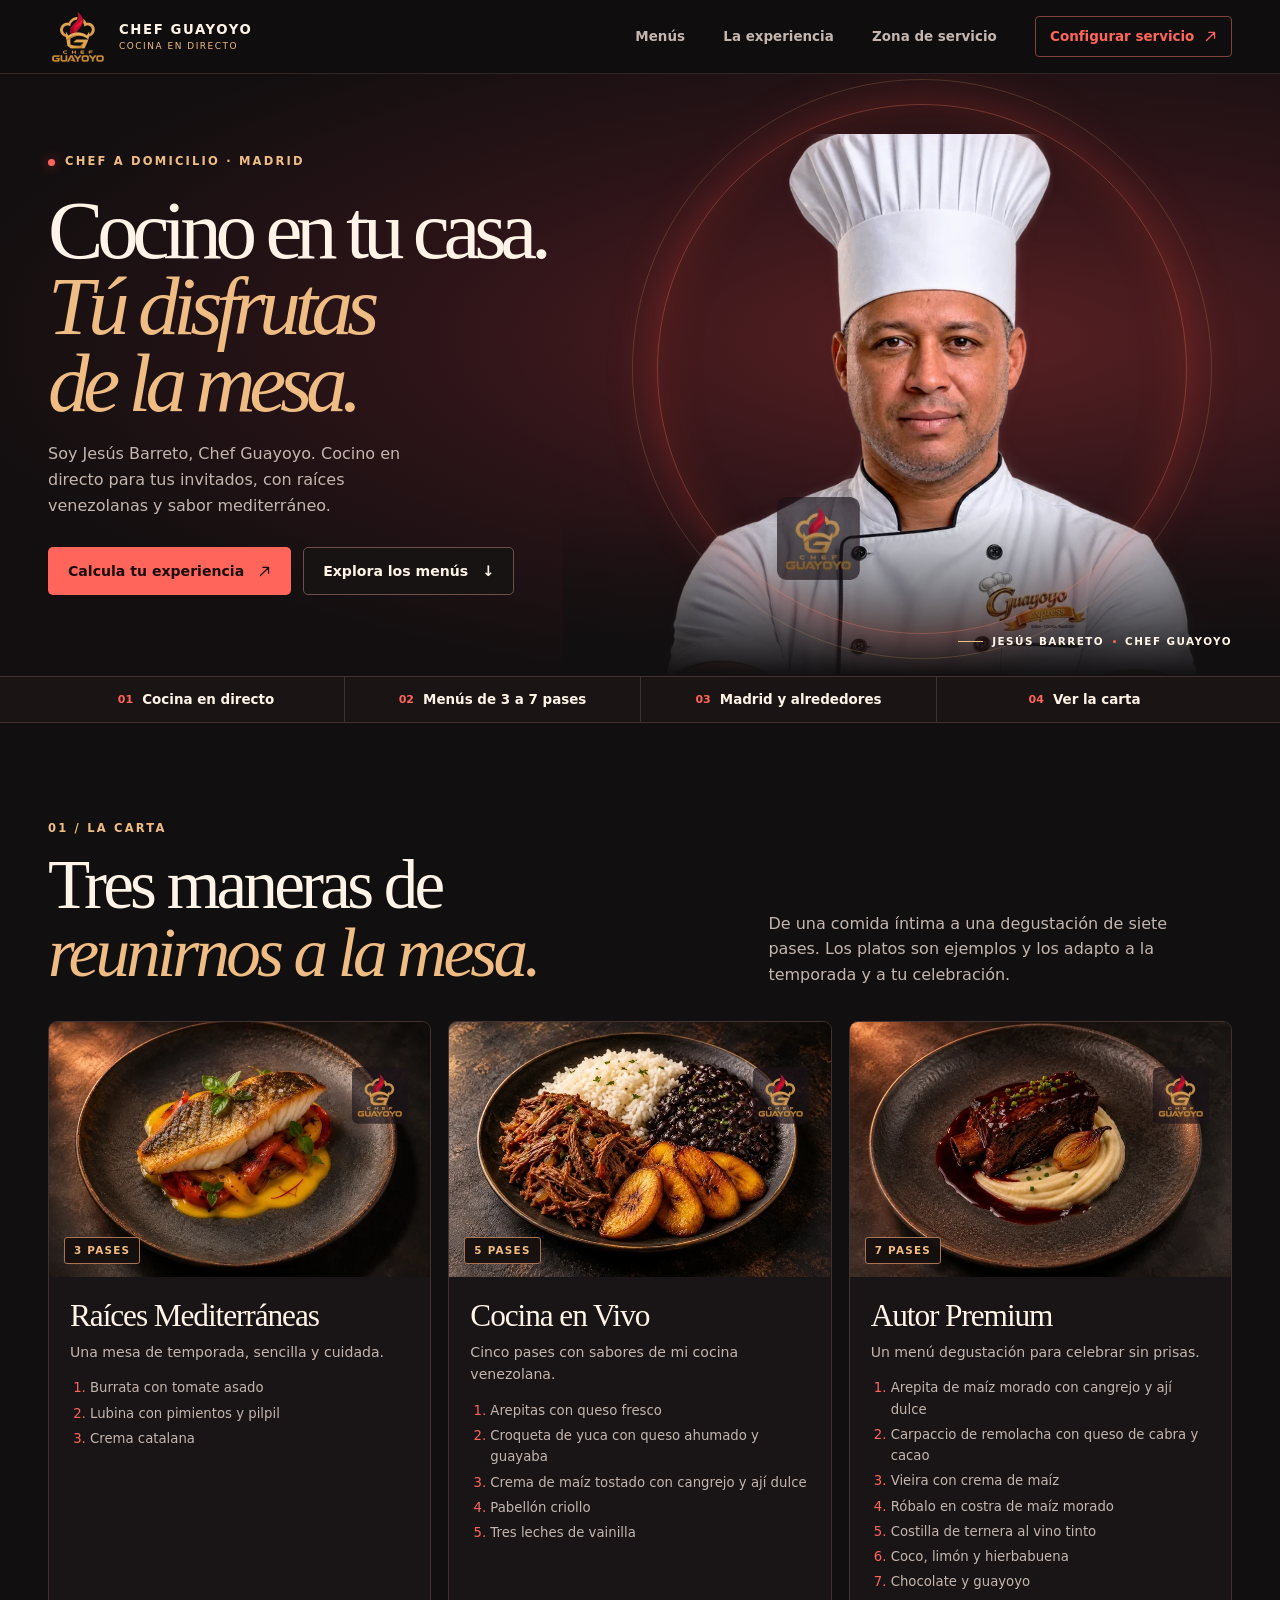
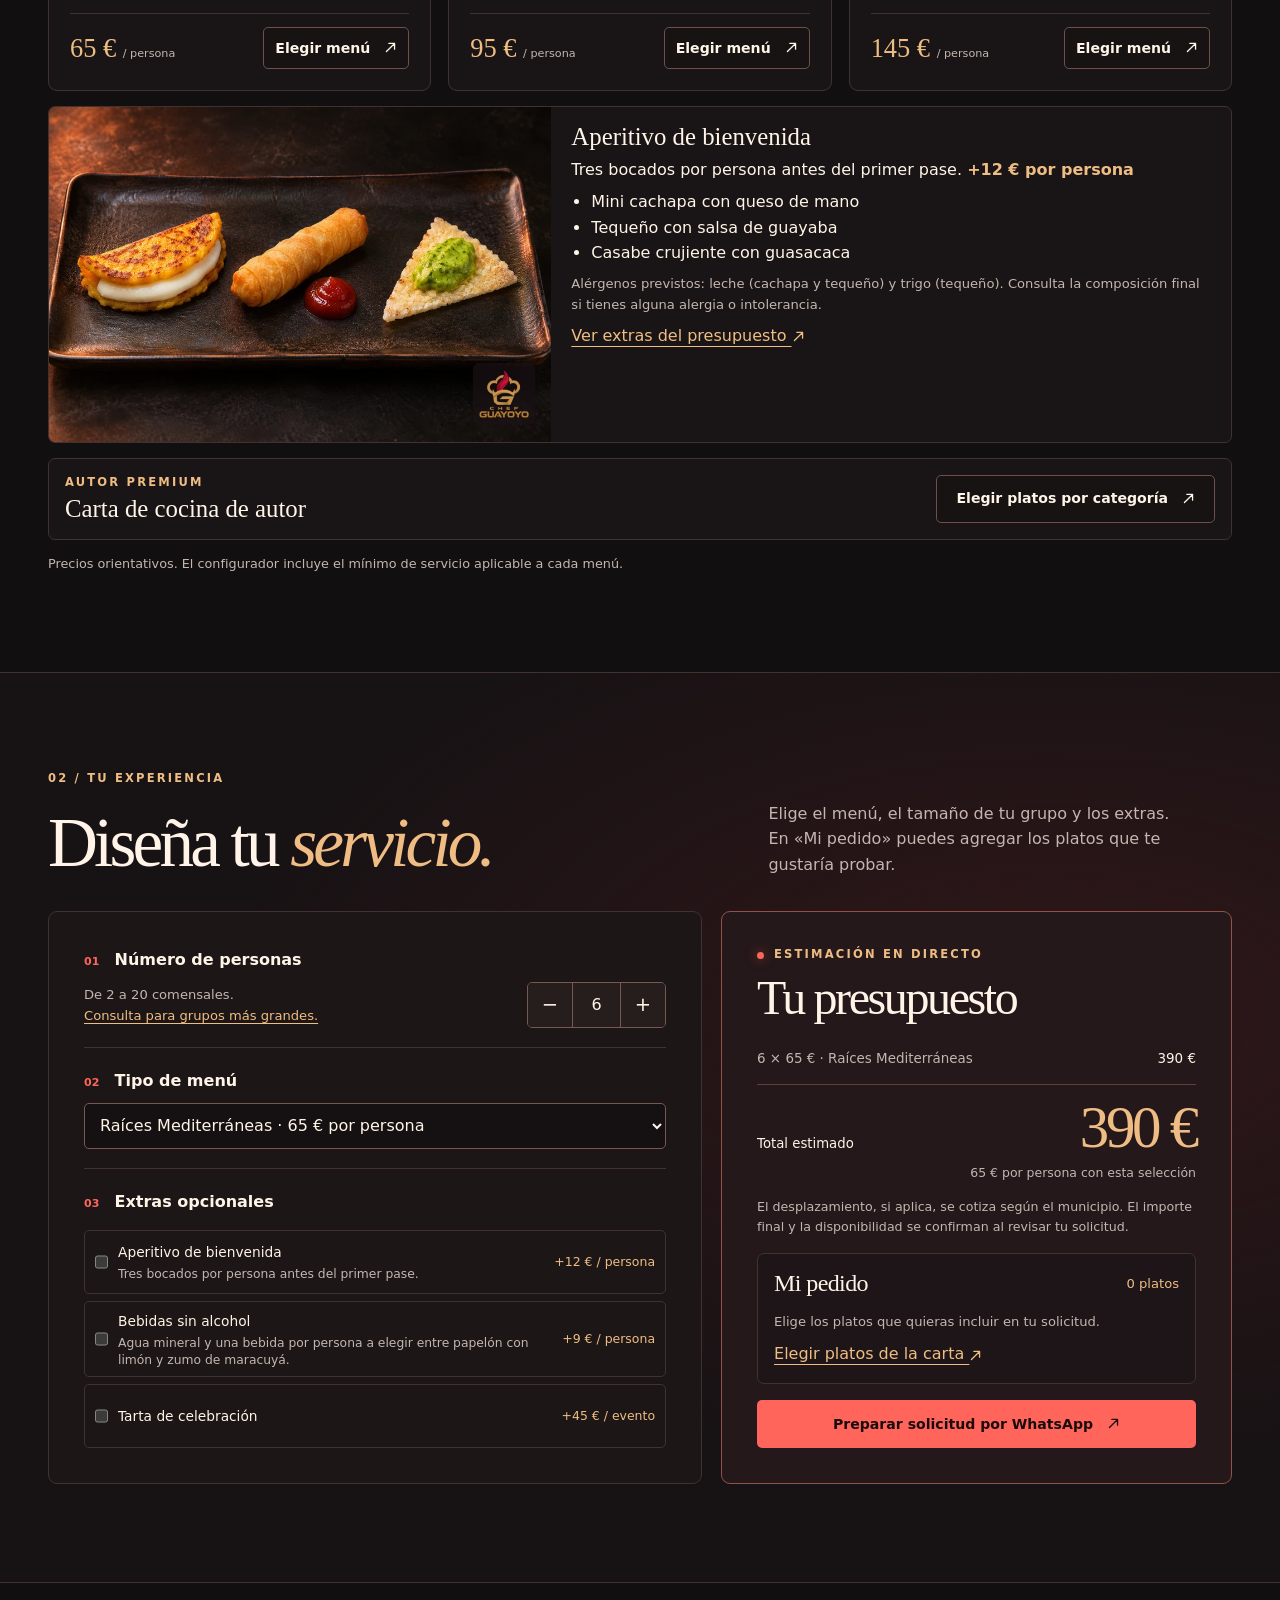
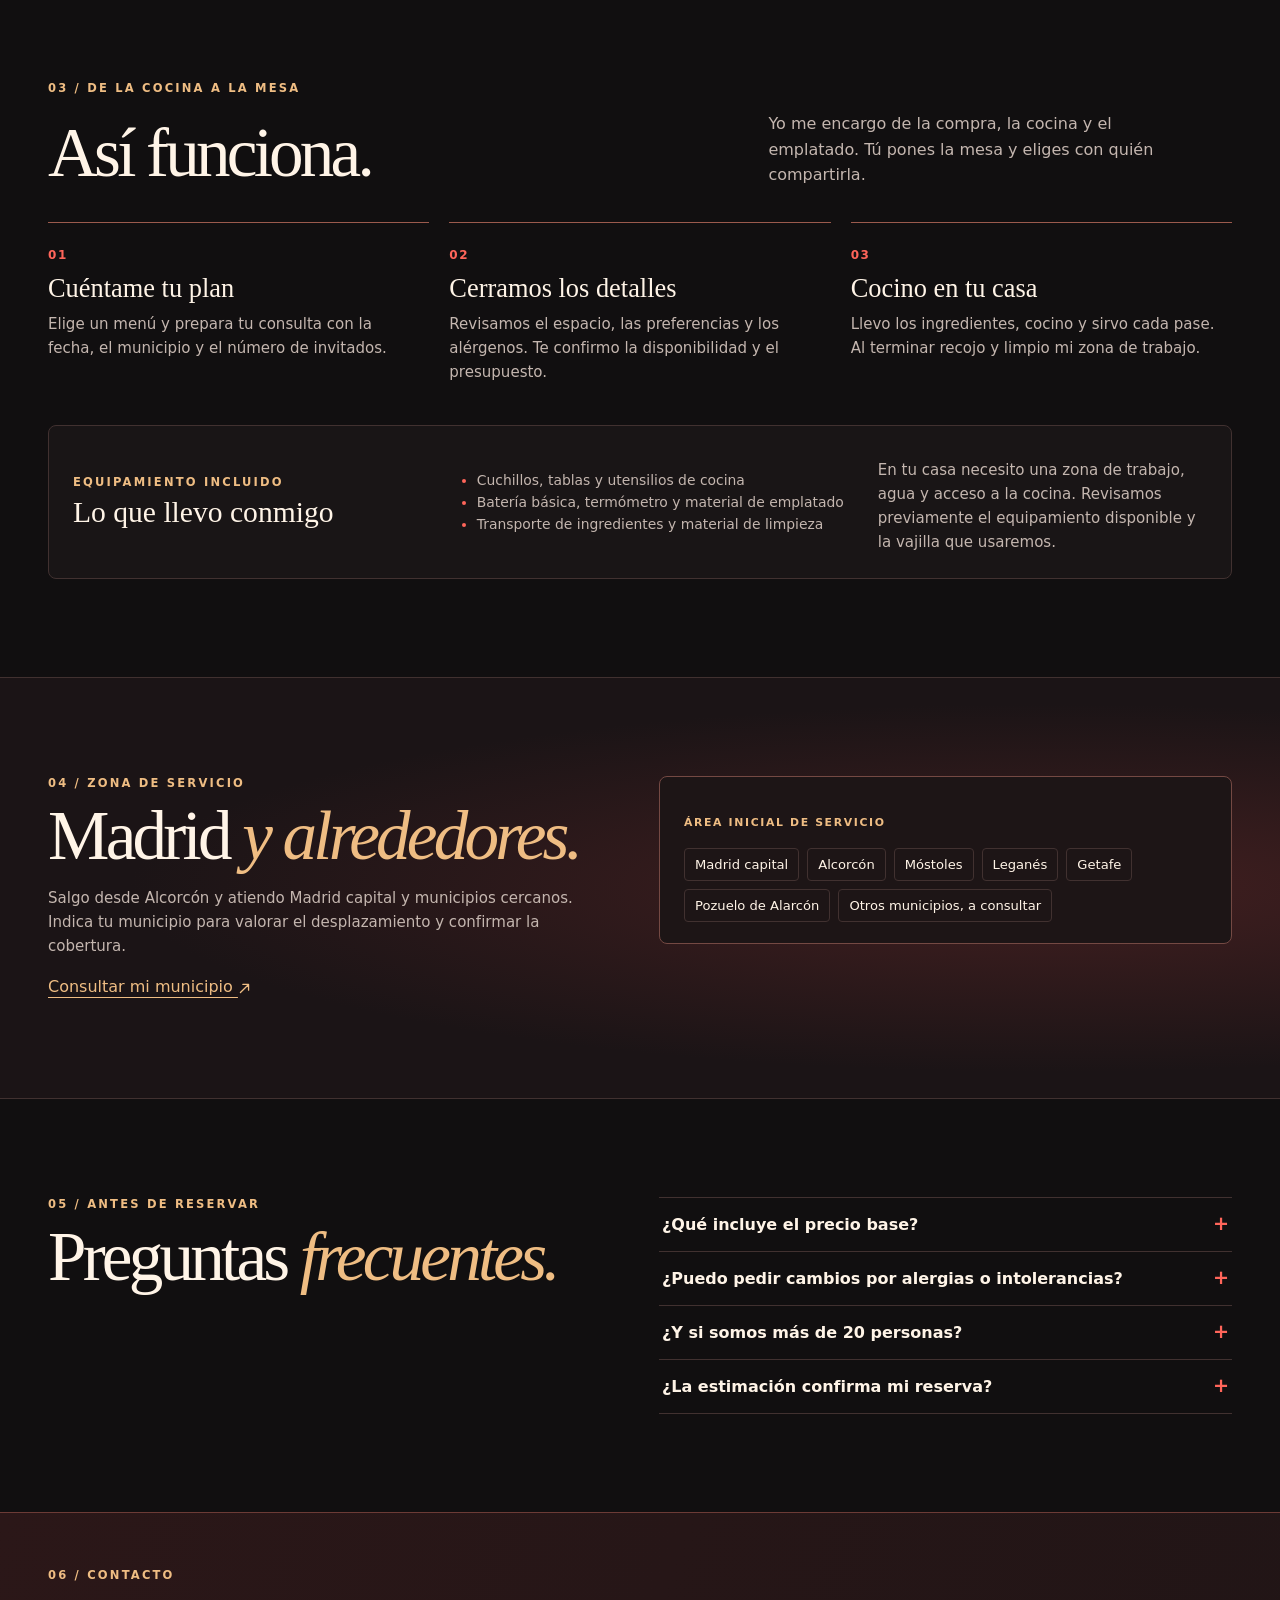
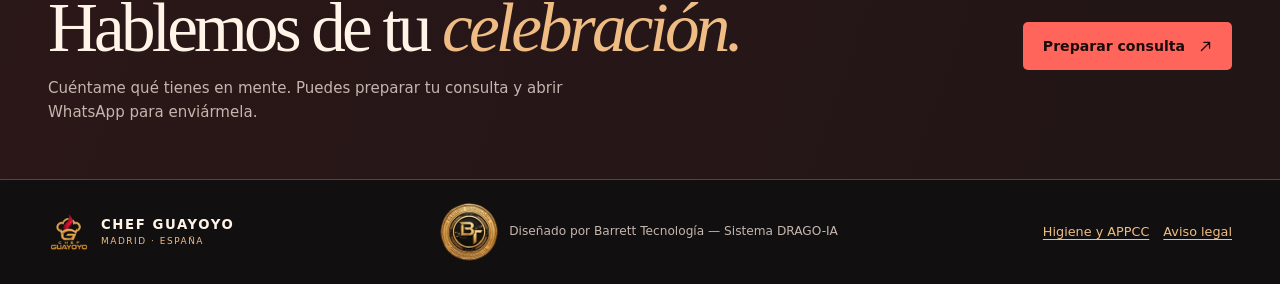
<file: index.html>
<!doctype html>
<html lang="es">
<head>
  <meta charset="utf-8">
  <meta name="viewport" content="width=device-width, initial-scale=1">
  <meta name="theme-color" content="#111010">
  <meta name="description" content="Chef Guayoyo. Cocina en directo en Madrid y alrededores. Explora los menús y calcula el presupuesto de tu cena privada.">
  <title>Chef Guayoyo · Chef a domicilio en Madrid</title>
  <link rel="icon" href="./assets/sello.svg" type="image/svg+xml">
  <link rel="stylesheet" href="./barrett.css">
  <script type="module" src="./app.js"></script>
</head>
<body>
  <a class="skip" href="#principal">Saltar al contenido</a>
  <header class="header">
    <div class="wrap nav-row">
      <a class="brand" href="#inicio" aria-label="Chef Guayoyo, inicio">
        <img src="./assets/logo-chef-guayoyo.webp" alt="" width="60" height="60">
        <span><b>CHEF GUAYOYO</b><small>COCINA EN DIRECTO</small></span>
      </a>
      <button class="nav-toggle" type="button" aria-controls="navegacion" aria-expanded="false" aria-label="Abrir navegación"><span></span><span></span></button>
      <nav id="navegacion" aria-label="Principal">
        <a href="#menus">Menús</a>
        <a href="#experiencia">La experiencia</a>
        <a href="#zona">Zona de servicio</a>
        <a class="nav-cta" href="#configurador">Configurar servicio <span class="arrow" aria-hidden="true"></span></a>
      </nav>
    </div>
  </header>
  <main id="principal">
    <!-- BLOQUE 01 — Portada -->
    <section id="inicio" class="hero">
      <div class="hero-image" role="img" aria-label="Jesús Barreto, Chef Guayoyo, con chaqueta y gorro de chef"></div>
      <div class="wrap hero-inner">
        <div class="hero-copy">
          <p class="eyebrow"><span class="signal"></span> CHEF A DOMICILIO · MADRID</p>
          <h1>Cocino en tu casa. <br><em>Tú disfrutas <br>de la mesa.</em></h1>
          <p class="hero-description">Soy Jesús Barreto, Chef Guayoyo. Cocino en directo para tus invitados, con raíces venezolanas y sabor mediterráneo.</p>
          <div class="hero-actions">
            <a class="button primary" href="#configurador">Calcula tu experiencia <span class="arrow" aria-hidden="true"></span></a>
            <a class="button secondary" href="#menus">Explora los menús <span aria-hidden="true">↓</span></a>
          </div>
        </div>
        <p class="hero-caption"><span></span> JESÚS BARRETO <i></i> CHEF GUAYOYO</p>
      </div>
    </section>
    <div class="signature" role="navigation" aria-label="Accesos de la portada">
      <div class="wrap signature-inner">
        <a href="#experiencia"><span aria-hidden="true">01</span><b>Cocina en directo</b></a>
        <a href="#menus"><span aria-hidden="true">02</span><b>Menús de 3 a 7 pases</b></a>
        <a href="#zona"><span aria-hidden="true">03</span><b>Madrid y alrededores</b></a>
        <a href="./cocina-de-autor.html#carta-autor"><span aria-hidden="true">04</span><b>Ver la carta</b></a>
      </div>
    </div>

    <!-- BLOQUE 02 — Carta -->
    <section id="menus" class="section wrap">
      <p class="eyebrow">01 / LA CARTA</p>
      <div class="section-intro">
        <h2>Tres maneras de<br><em>reunirnos a la mesa.</em></h2>
        <p>De una comida íntima a una degustación de siete pases. Los platos son ejemplos y los adapto a la temporada y a tu celebración.</p>
      </div>
      <div id="menu-cards" class="menu-grid"></div>
      <article id="aperitivo" class="welcome-bites" aria-labelledby="aperitivo-title" hidden></article>
      <div class="author-callout">
        <div><p class="eyebrow">AUTOR PREMIUM</p><h3>Carta de cocina de autor</h3></div>
        <a class="button secondary" href="./cocina-de-autor.html">Elegir platos por categoría <span class="arrow" aria-hidden="true"></span></a>
      </div>
      <p class="section-note">Precios orientativos. El configurador incluye el mínimo de servicio aplicable a cada menú.</p>
      <noscript><p>Activa JavaScript para ver la carta y calcular tu experiencia.</p></noscript>
    </section>

    <!-- BLOQUE 03 — Presupuesto -->
    <section id="configurador" class="section configuration">
      <div class="wrap">
        <p class="eyebrow">02 / TU EXPERIENCIA</p>
        <div class="section-intro">
          <h2>Diseña tu <em>servicio.</em></h2>
          <p>Elige el menú, el tamaño de tu grupo y los extras. En «Mi pedido» puedes agregar los platos que te gustaría probar.</p>
        </div>
        <div class="config-grid">
          <div class="config-controls">
            <div class="control-block">
              <label class="control-title" for="personas"><span>01</span> Número de personas</label>
              <div class="guest-row">
                <p>De 2 a 20 comensales.<br><a href="#contacto" data-contact>Consulta para grupos más grandes.</a></p>
                <div class="stepper">
                  <button id="menos" type="button" aria-label="Quitar una persona">−</button>
                  <input id="personas" type="number" min="2" max="20" value="6" step="1" inputmode="numeric" aria-label="Número de personas">
                  <button id="mas" type="button" aria-label="Añadir una persona">+</button>
                </div>
              </div>
            </div>
            <div class="control-block">
              <label class="control-title" for="menu"><span>02</span> Tipo de menú</label>
              <select id="menu"></select>
            </div>
            <fieldset class="control-block extras-block">
              <legend class="control-title"><span>03</span> Extras opcionales</legend>
              <div id="extras"></div>
            </fieldset>
          </div>
          <aside class="estimate" aria-labelledby="estimate-title">
            <p class="eyebrow"><span class="signal"></span> ESTIMACIÓN EN DIRECTO</p>
            <h3 id="estimate-title">Tu presupuesto</h3>
            <div class="estimate-body" aria-live="polite" aria-atomic="true">
              <dl id="breakdown"></dl>
              <div class="estimate-total"><span>Total estimado</span><strong id="total">—</strong></div>
              <p id="per-person"></p>
            </div>
            <p class="estimate-note">El desplazamiento, si aplica, se cotiza según el municipio. El importe final y la disponibilidad se confirman al revisar tu solicitud.</p>
            <section id="mi-pedido" class="order-panel" aria-labelledby="order-title">
              <div class="order-heading">
                <h3 id="order-title">Mi pedido</h3>
                <span id="order-count" class="order-count" role="status"></span>
              </div>
              <ul id="order-list" class="order-list"></ul>
              <p id="order-empty" class="order-note">Elige los platos que quieras incluir en tu solicitud.</p>
              <p id="order-note" class="order-note" hidden>Son tus platos preferidos. El chef confirmará la selección y el presupuesto final.</p>
              <a id="choose-dishes" class="text-link" href="./cocina-de-autor.html#carta-autor">Elegir platos de la carta <span class="arrow" aria-hidden="true"></span></a>
            </section>
            <button id="request" class="button primary" type="button">Preparar solicitud por WhatsApp <span class="arrow" aria-hidden="true"></span></button>
            <p id="order-reset-status" class="order-note" role="status"></p>
            <details id="previous-order-photos" hidden>
              <summary>Fotos del último encargo</summary>
              <p id="previous-photo-status" class="order-note" role="status"></p>
              <div id="previous-photo-downloads" class="photo-actions"></div>
            </details>
          </aside>
        </div>
      </div>
    </section>

    <!-- BLOQUE 04 — Cómo funciona y equipamiento -->
    <section id="experiencia" class="section wrap">
      <p class="eyebrow">03 / DE LA COCINA A LA MESA</p>
      <div class="section-intro">
        <h2>Así funciona.</h2>
        <p>Yo me encargo de la compra, la cocina y el emplatado. Tú pones la mesa y eliges con quién compartirla.</p>
      </div>
      <ol class="process">
        <li><span>01</span><h3>Cuéntame tu plan</h3><p>Elige un menú y prepara tu consulta con la fecha, el municipio y el número de invitados.</p></li>
        <li><span>02</span><h3>Cerramos los detalles</h3><p>Revisamos el espacio, las preferencias y los alérgenos. Te confirmo la disponibilidad y el presupuesto.</p></li>
        <li><span>03</span><h3>Cocino en tu casa</h3><p>Llevo los ingredientes, cocino y sirvo cada pase. Al terminar recojo y limpio mi zona de trabajo.</p></li>
      </ol>
      <div class="equipment">
        <div><p class="eyebrow">EQUIPAMIENTO INCLUIDO</p><h3>Lo que llevo conmigo</h3></div>
        <ul><li>Cuchillos, tablas y utensilios de cocina</li><li>Batería básica, termómetro y material de emplatado</li><li>Transporte de ingredientes y material de limpieza</li></ul>
        <p>En tu casa necesito una zona de trabajo, agua y acceso a la cocina. Revisamos previamente el equipamiento disponible y la vajilla que usaremos.</p>
      </div>
    </section>

    <!-- BLOQUE 05 — Cobertura, preguntas y contacto -->
    <section id="zona" class="section zone">
      <div class="wrap zone-grid">
        <div><p class="eyebrow">04 / ZONA DE SERVICIO</p><h2>Madrid <em>y alrededores.</em></h2><p>Salgo desde Alcorcón y atiendo Madrid capital y municipios cercanos. Indica tu municipio para valorar el desplazamiento y confirmar la cobertura.</p><a href="#contacto" class="text-link" data-contact>Consultar mi municipio <span class="arrow" aria-hidden="true"></span></a></div>
        <div class="zone-list"><p>ÁREA INICIAL DE SERVICIO</p><ul><li>Madrid capital</li><li>Alcorcón</li><li>Móstoles</li><li>Leganés</li><li>Getafe</li><li>Pozuelo de Alarcón</li><li>Otros municipios, a consultar</li></ul></div>
      </div>
    </section>
    <section id="preguntas" class="section wrap faq-grid">
      <div><p class="eyebrow">05 / ANTES DE RESERVAR</p><h2>Preguntas <em>frecuentes.</em></h2></div>
      <div class="faq">
        <details><summary>¿Qué incluye el precio base?</summary><p>Ingredientes del menú, preparación en tu cocina, emplatado y recogida de la zona de trabajo. Los extras y el desplazamiento se desglosan por separado.</p></details>
        <details><summary>¿Puedo pedir cambios por alergias o intolerancias?</summary><p>Indícame qué ingredientes debemos evitar para que pueda revisar el menú, el espacio y el riesgo de contacto cruzado antes de confirmar el servicio.</p></details>
        <details><summary>¿Y si somos más de 20 personas?</summary><p>Cuéntame cuántos sois, qué tipo de evento preparas y cómo es el espacio. Los grupos de más de 20 personas se presupuestan aparte.</p></details>
        <details><summary>¿La estimación confirma mi reserva?</summary><p>Es una referencia para preparar tu consulta. La reserva se confirma después de acordar la fecha, la disponibilidad y el presupuesto definitivo.</p></details>
      </div>
    </section>
    <section id="contacto" class="contact">
      <div class="wrap contact-inner">
        <div><p class="eyebrow">06 / CONTACTO</p><h2>Hablemos de tu <em>celebración.</em></h2><p>Cuéntame qué tienes en mente. Puedes preparar tu consulta y abrir WhatsApp para enviármela.</p></div>
        <button type="button" class="button primary" data-contact>Preparar consulta <span class="arrow" aria-hidden="true"></span></button>
      </div>
    </section>
  </main>
  <footer>
    <div class="wrap footer-inner">
      <a class="brand" href="#inicio"><img src="./assets/logo-chef-guayoyo.webp" alt="" width="42" height="42" loading="lazy"><span><b>CHEF GUAYOYO</b><small>MADRID · ESPAÑA</small></span></a>
      <div class="footer-signature">
        <img src="./assets/sello-barrett.webp" alt="Sello de Barrett Tecnología" width="60" height="60" loading="lazy">
        <p>Diseñado por Barrett Tecnología — Sistema DRAGO-IA</p>
      </div>
      <div class="footer-links" role="navigation" aria-label="Información de Chef Guayoyo">
        <a href="./appcc.html">Higiene y APPCC</a>
        <a href="./aviso-legal.html">Aviso legal</a>
      </div>
    </div>
  </footer>

  <!-- BLOQUE 06 — Solicitud local -->
  <dialog id="booking" aria-labelledby="booking-title">
    <div class="dialog-inner">
      <button id="close-dialog" class="close" type="button" aria-label="Cerrar">×</button>
      <p class="eyebrow">CHEF GUAYOYO · CONTACTO</p>
      <h2 id="booking-title">Prepara tu solicitud</h2>
      <p id="booking-estimate" class="booking-estimate"></p>
      <p>Cuéntame qué te gustaría pedir. Podrás revisar el mensaje antes de abrir WhatsApp y enviarlo desde allí.</p>
      <form id="booking-form" method="dialog">
        <div class="form-grid">
          <label>Nombre <input name="nombre" required maxlength="80" autocomplete="name"></label>
          <label>Correo electrónico <small>(opcional)</small><input name="correo" type="email" maxlength="120" autocomplete="email"></label>
          <label>Fecha deseada <input name="fecha" type="date" required></label>
          <label>Municipio <input name="municipio" required maxlength="100" autocomplete="address-level2"></label>
        </div>
        <label>¿Qué más te gustaría pedir? <small>(opcional)</small><textarea name="detalles" rows="3" maxlength="600" placeholder="Cambios de menú, extras u horario"></textarea></label>
        <section class="booking-dishes" aria-labelledby="booking-dishes-title">
          <h3 id="booking-dishes-title">Platos de la carta <small>(opcional)</small></h3>
          <ul id="booking-dish-list" class="order-list" hidden></ul>
          <button id="open-booking-catalog" class="button secondary" type="button" aria-haspopup="dialog" aria-controls="booking-catalog">Ver carta y agregar platos <span class="arrow" aria-hidden="true"></span></button>
        </section>
        <button type="submit" class="button primary">Revisar mensaje <span class="arrow" aria-hidden="true"></span></button>
      </form>
      <div id="draft-panel" hidden>
        <label for="draft">Borrador listo para revisar</label>
        <textarea id="draft" rows="8" readonly></textarea>
        <section id="photo-order" class="photo-order" aria-labelledby="photo-order-title" hidden>
          <h3 id="photo-order-title">Pedido con fotos</h3>
          <p>Para enviar las imágenes, comparte en WhatsApp y elige el chat de <strong>+34 689 345 235</strong>. También puedes descargarlas y adjuntarlas en ese chat.</p>
          <p id="photo-order-status" role="status"></p>
          <div class="photo-actions">
            <button id="share-order" class="button primary" type="button" hidden>Compartir pedido con fotos</button>
            <span id="photo-downloads"></span>
          </div>
        </section>
        <div class="draft-actions">
          <a id="whatsapp-draft" class="button primary" target="_blank" rel="noopener noreferrer">Abrir WhatsApp <span class="arrow" aria-hidden="true"></span></a>
          <button id="copy-draft" class="button secondary" type="button">Copiar borrador</button>
          <a id="download-draft" class="button secondary" download="solicitud-chef-guayoyo.txt">Descargar</a>
          <button id="edit-draft" class="button secondary" type="button">Editar datos</button>
        </div>
        <p id="draft-status" role="status"></p>
      </div>
    </div>
  </dialog>

  <dialog id="booking-catalog" aria-labelledby="booking-catalog-title">
    <div class="dialog-inner">
      <p class="eyebrow">CHEF GUAYOYO · CARTA</p>
      <h2 id="booking-catalog-title">Elige tus platos</h2>
      <p>Agrega los platos que te gustaría pedir. El chef confirmará la selección y el presupuesto final.</p>
      <label for="booking-catalog-category">Categoría</label>
      <select id="booking-catalog-category"></select>
      <div class="booking-catalog-actions">
        <span id="booking-catalog-count" class="order-count" role="status"></span>
        <button id="close-booking-catalog" class="button primary" type="button">Volver a la consulta</button>
      </div>
      <ul id="booking-catalog-items" class="booking-catalog-grid"></ul>
    </div>
  </dialog>
  <template id="booking-dish-card">
    <li class="booking-dish-card">
      <div class="dish-photo" aria-hidden="true"><img alt="" loading="lazy" decoding="async"></div>
      <h3></h3>
      <button class="button secondary" type="button"></button>
    </li>
  </template>
</body>
</html>
</file>
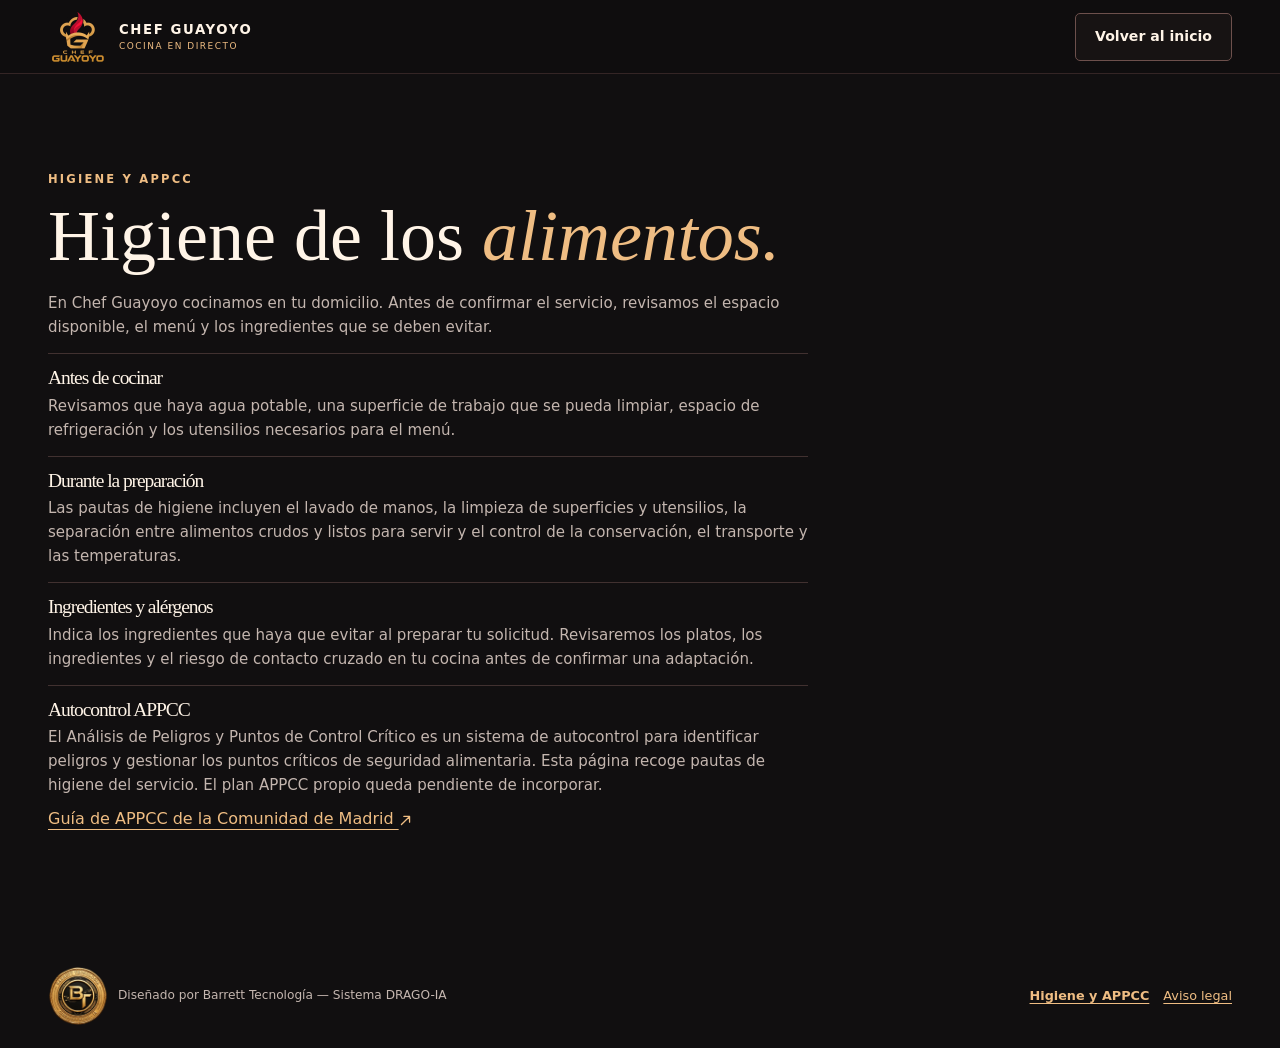
<file: appcc.html>
<!doctype html>
<html lang="es">
<head>
  <meta charset="utf-8">
  <meta name="viewport" content="width=device-width, initial-scale=1">
  <meta name="theme-color" content="#111010">
  <title>Higiene de los alimentos y APPCC · Chef Guayoyo</title>
  <link rel="icon" href="./assets/sello.svg" type="image/svg+xml">
  <link rel="stylesheet" href="./barrett.css">
</head>
<body>
  <header class="header reference-header">
    <div class="wrap nav-row">
      <a class="brand" href="./" aria-label="Chef Guayoyo, inicio">
        <img src="./assets/logo-chef-guayoyo.webp" alt="" width="60" height="60">
        <span><b>CHEF GUAYOYO</b><small>COCINA EN DIRECTO</small></span>
      </a>
      <a class="button secondary" href="./">Volver al inicio</a>
    </div>
  </header>
  <main class="section wrap reference-page">
    <p class="eyebrow">HIGIENE Y APPCC</p>
    <h1>Higiene de los <em>alimentos.</em></h1>
    <div class="reference-content">
      <p class="reference-intro">En Chef Guayoyo cocinamos en tu domicilio. Antes de confirmar el servicio, revisamos el espacio disponible, el menú y los ingredientes que se deben evitar.</p>
      <section>
        <h2>Antes de cocinar</h2>
        <p>Revisamos que haya agua potable, una superficie de trabajo que se pueda limpiar, espacio de refrigeración y los utensilios necesarios para el menú.</p>
      </section>
      <section>
        <h2>Durante la preparación</h2>
        <p>Las pautas de higiene incluyen el lavado de manos, la limpieza de superficies y utensilios, la separación entre alimentos crudos y listos para servir y el control de la conservación, el transporte y las temperaturas.</p>
      </section>
      <section>
        <h2>Ingredientes y alérgenos</h2>
        <p>Indica los ingredientes que haya que evitar al preparar tu solicitud. Revisaremos los platos, los ingredientes y el riesgo de contacto cruzado en tu cocina antes de confirmar una adaptación.</p>
      </section>
      <section>
        <h2>Autocontrol APPCC</h2>
        <p>El Análisis de Peligros y Puntos de Control Crítico es un sistema de autocontrol para identificar peligros y gestionar los puntos críticos de seguridad alimentaria. Esta página recoge pautas de higiene del servicio. El plan APPCC propio queda pendiente de incorporar.</p>
        <a class="text-link" href="https://www.comunidad.madrid/salud/appcc-sector-comidas-preparadas" target="_blank" rel="noopener noreferrer">Guía de APPCC de la Comunidad de Madrid <span class="arrow" aria-hidden="true"></span></a>
      </section>
    </div>
  </main>
  <footer>
    <div class="wrap footer-inner">
      <div class="footer-signature">
        <img src="./assets/sello-barrett.webp" alt="Sello de Barrett Tecnología" width="60" height="60" loading="lazy">
        <p>Diseñado por Barrett Tecnología — Sistema DRAGO-IA</p>
      </div>
      <div class="footer-links" role="navigation" aria-label="Información de Chef Guayoyo">
        <a href="./appcc.html" aria-current="page">Higiene y APPCC</a>
        <a href="./aviso-legal.html">Aviso legal</a>
      </div>
    </div>
  </footer>
</body>
</html>
</file>
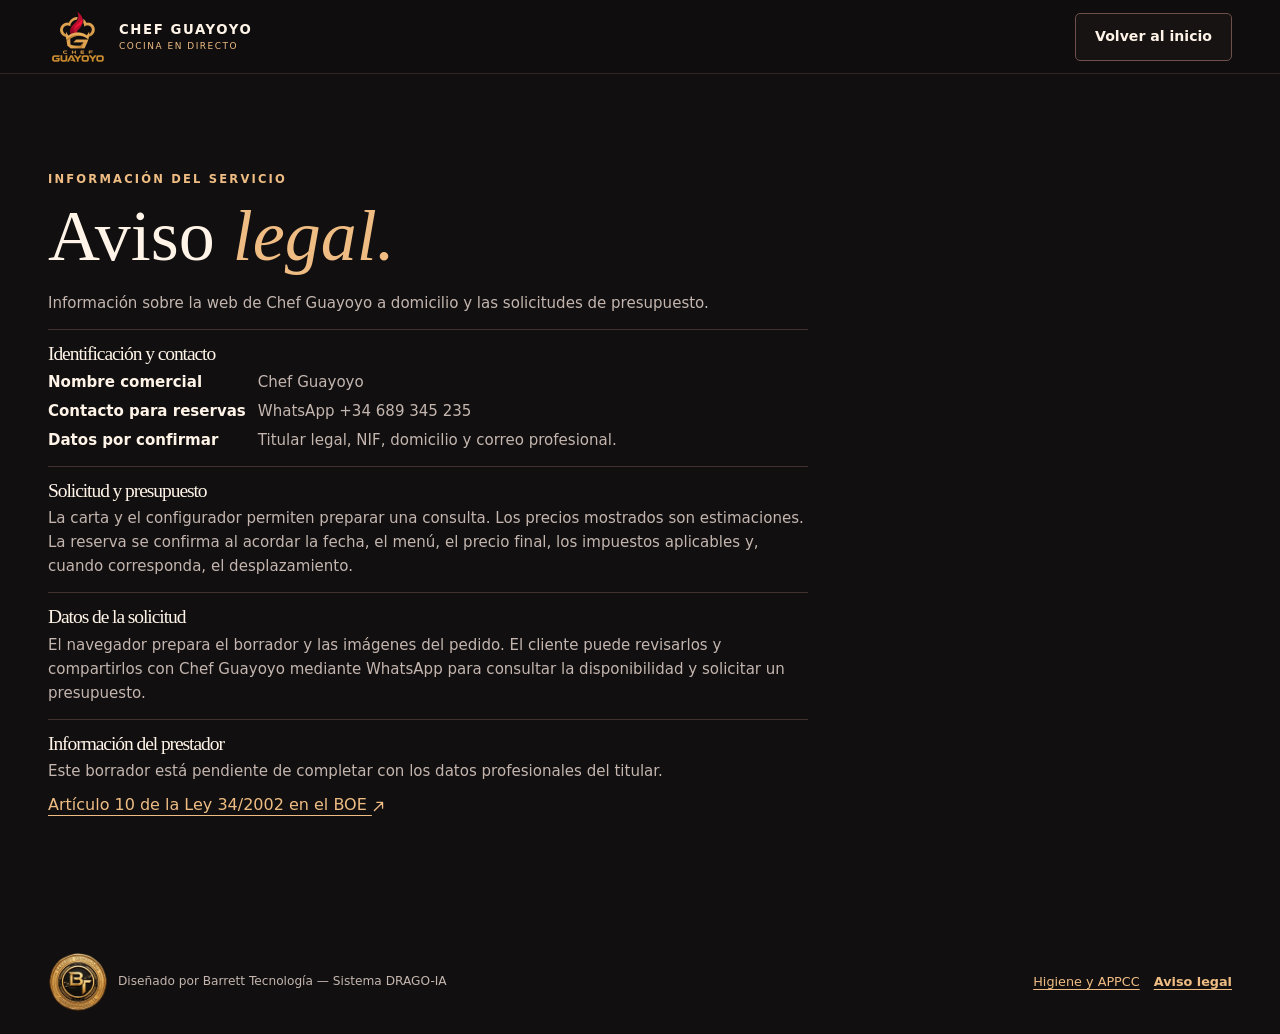
<file: aviso-legal.html>
<!doctype html>
<html lang="es">
<head>
  <meta charset="utf-8">
  <meta name="viewport" content="width=device-width, initial-scale=1">
  <meta name="theme-color" content="#111010">
  <title>Aviso legal · Chef Guayoyo</title>
  <link rel="icon" href="./assets/sello.svg" type="image/svg+xml">
  <link rel="stylesheet" href="./barrett.css">
</head>
<body>
  <header class="header reference-header">
    <div class="wrap nav-row">
      <a class="brand" href="./" aria-label="Chef Guayoyo, inicio">
        <img src="./assets/logo-chef-guayoyo.webp" alt="" width="60" height="60">
        <span><b>CHEF GUAYOYO</b><small>COCINA EN DIRECTO</small></span>
      </a>
      <a class="button secondary" href="./">Volver al inicio</a>
    </div>
  </header>
  <main class="section wrap reference-page">
    <p class="eyebrow">INFORMACIÓN DEL SERVICIO</p>
    <h1>Aviso <em>legal.</em></h1>
    <div class="reference-content">
      <p class="reference-intro">Información sobre la web de Chef Guayoyo a domicilio y las solicitudes de presupuesto.</p>
      <section>
        <h2>Identificación y contacto</h2>
        <dl class="reference-details">
          <dt>Nombre comercial</dt><dd>Chef Guayoyo</dd>
          <dt>Contacto para reservas</dt><dd>WhatsApp +34 689 345 235</dd>
          <dt>Datos por confirmar</dt><dd>Titular legal, NIF, domicilio y correo profesional.</dd>
        </dl>
      </section>
      <section>
        <h2>Solicitud y presupuesto</h2>
        <p>La carta y el configurador permiten preparar una consulta. Los precios mostrados son estimaciones. La reserva se confirma al acordar la fecha, el menú, el precio final, los impuestos aplicables y, cuando corresponda, el desplazamiento.</p>
      </section>
      <section>
        <h2>Datos de la solicitud</h2>
        <p>El navegador prepara el borrador y las imágenes del pedido. El cliente puede revisarlos y compartirlos con Chef Guayoyo mediante WhatsApp para consultar la disponibilidad y solicitar un presupuesto.</p>
      </section>
      <section>
        <h2>Información del prestador</h2>
        <p>Este borrador está pendiente de completar con los datos profesionales del titular.</p>
        <a class="text-link" href="https://www.boe.es/buscar/act.php?id=BOE-A-2002-13758#a10" target="_blank" rel="noopener noreferrer">Artículo 10 de la Ley 34/2002 en el BOE <span class="arrow" aria-hidden="true"></span></a>
      </section>
    </div>
  </main>
  <footer>
    <div class="wrap footer-inner">
      <div class="footer-signature">
        <img src="./assets/sello-barrett.webp" alt="Sello de Barrett Tecnología" width="60" height="60" loading="lazy">
        <p>Diseñado por Barrett Tecnología — Sistema DRAGO-IA</p>
      </div>
      <div class="footer-links" role="navigation" aria-label="Información de Chef Guayoyo">
        <a href="./appcc.html">Higiene y APPCC</a>
        <a href="./aviso-legal.html" aria-current="page">Aviso legal</a>
      </div>
    </div>
  </footer>
</body>
</html>
</file>
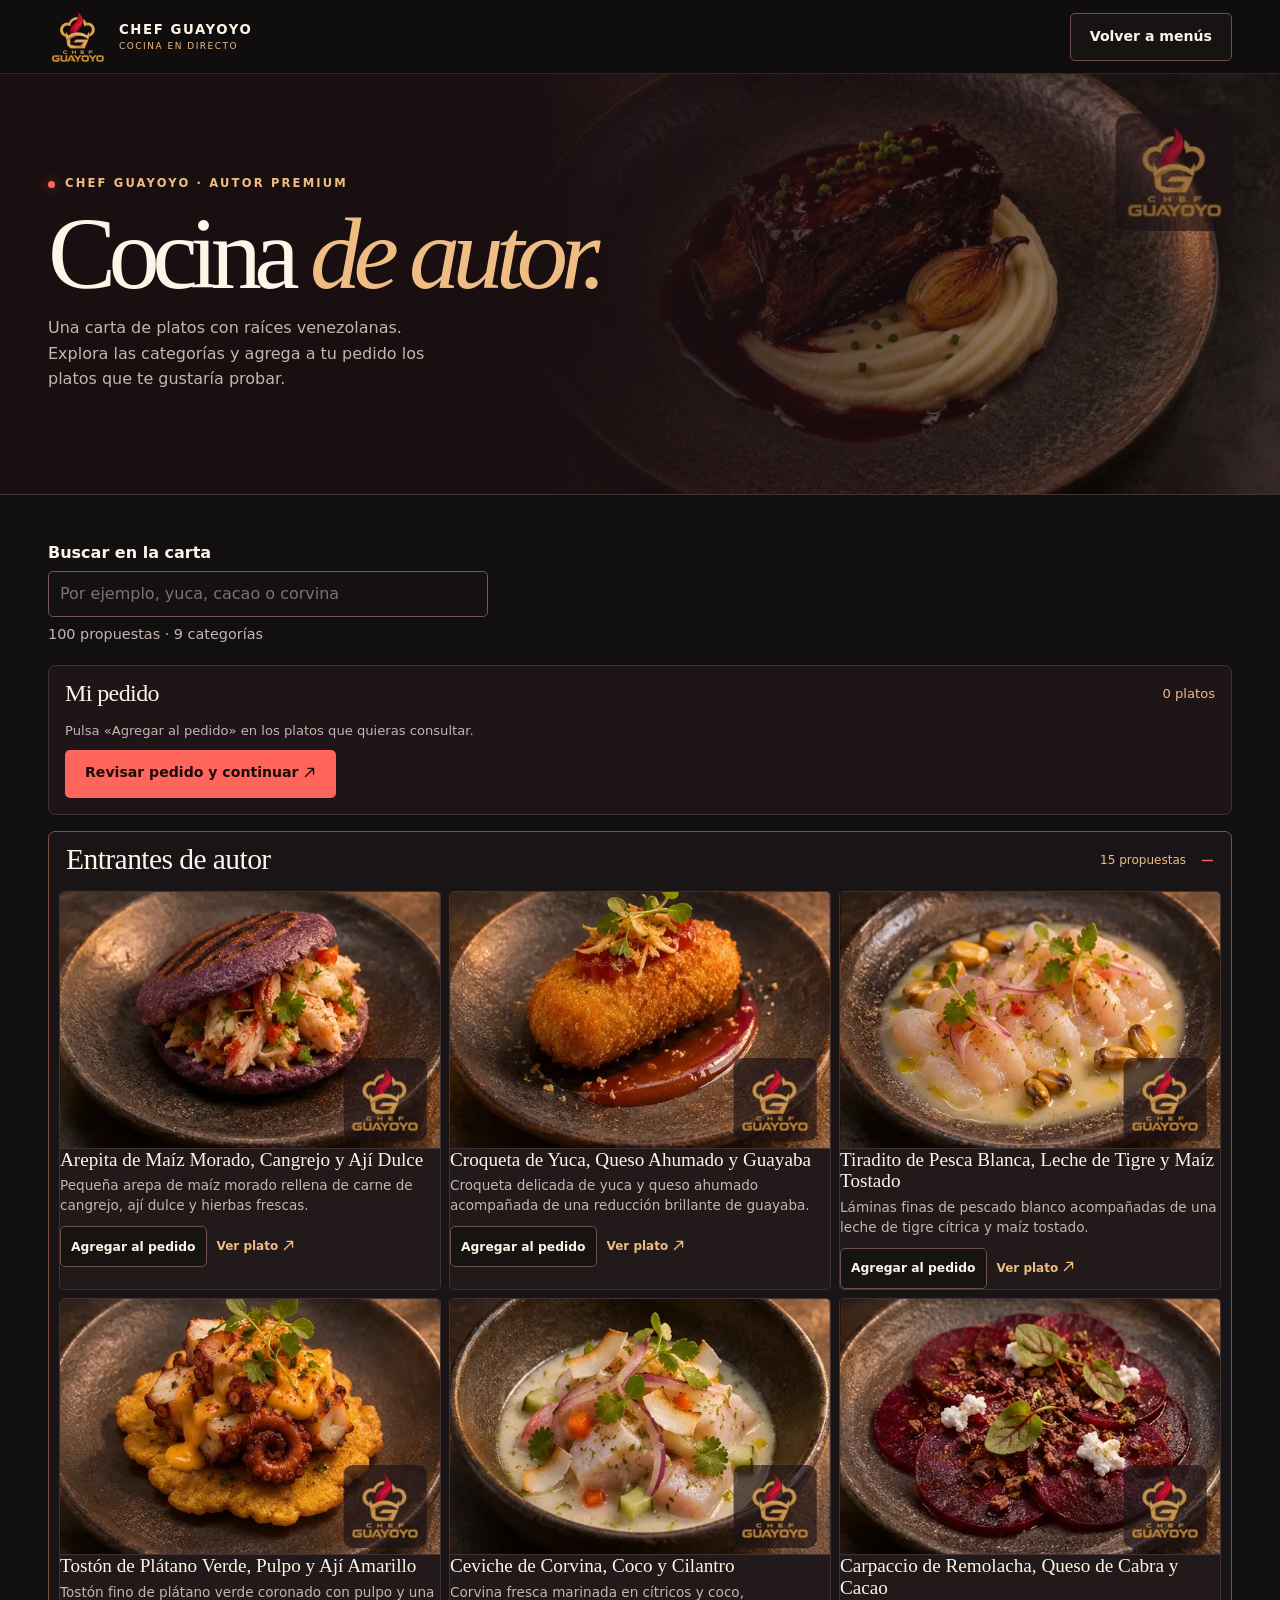
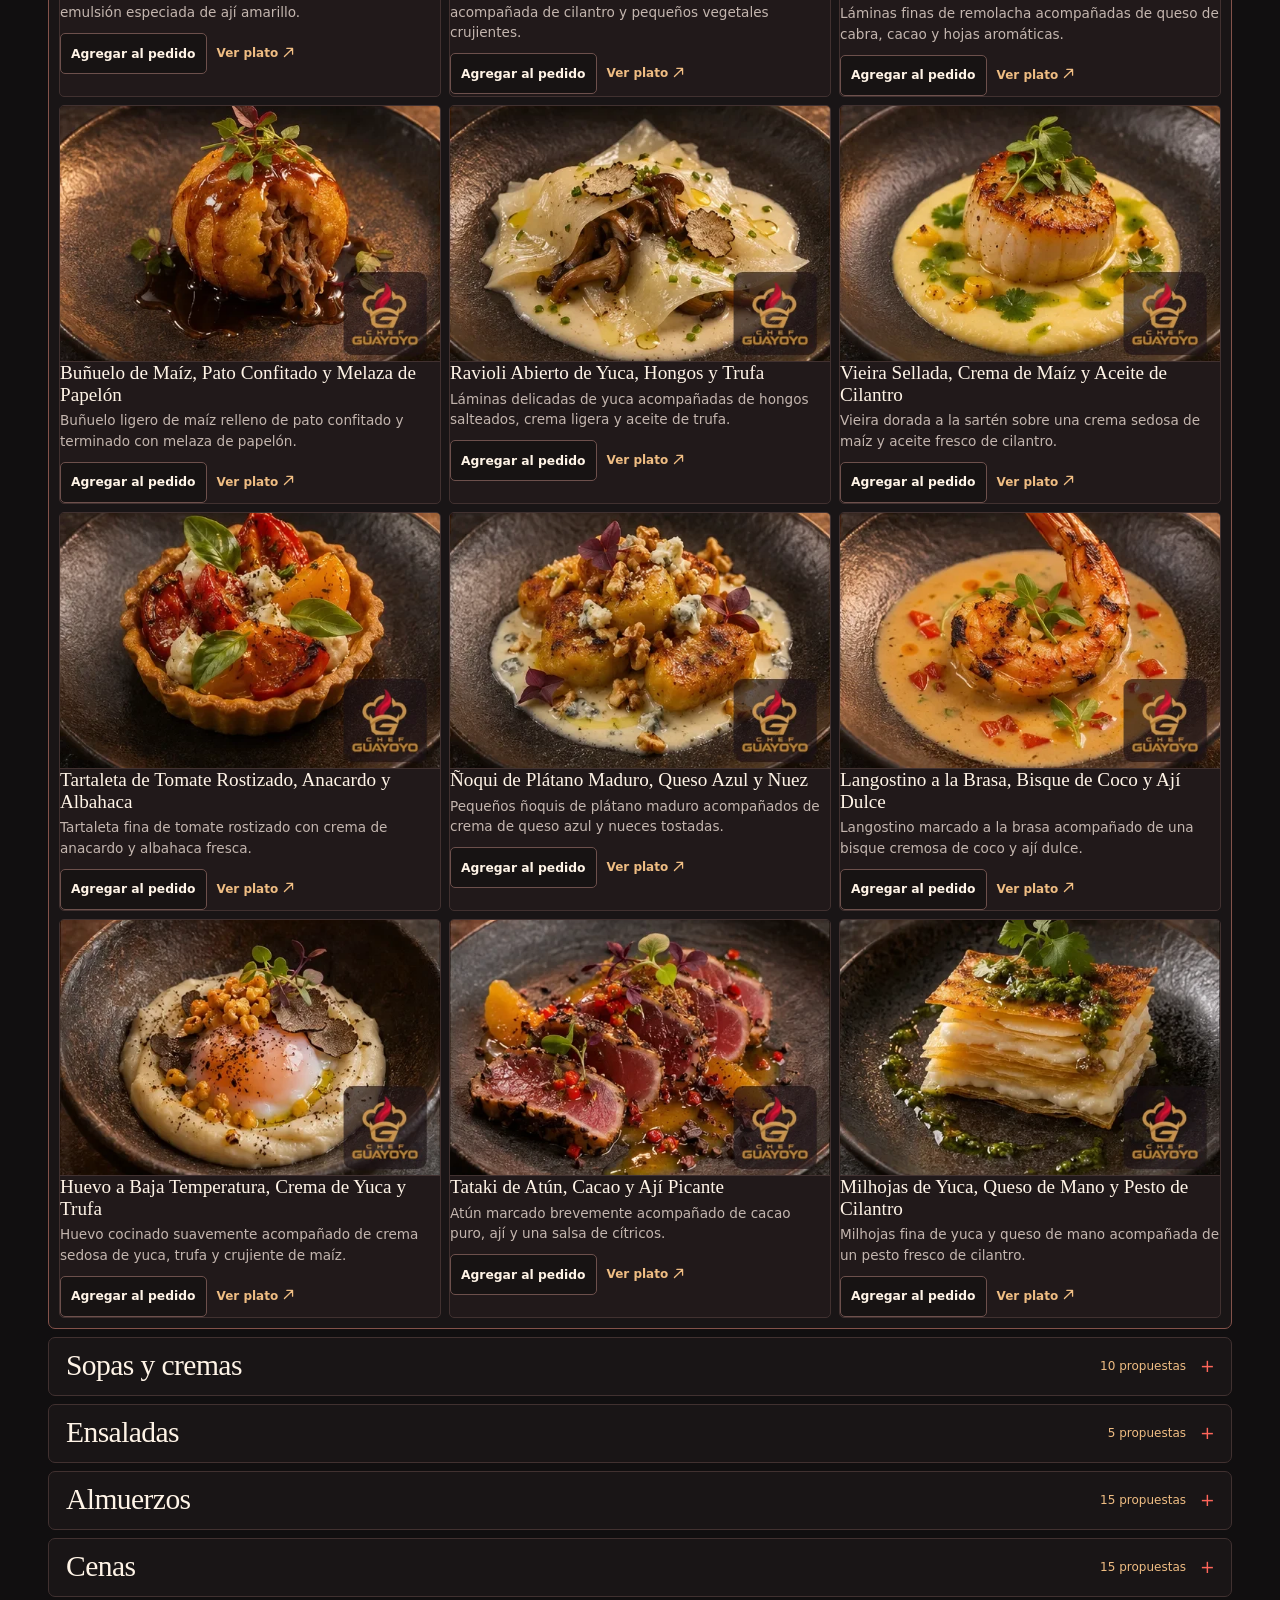
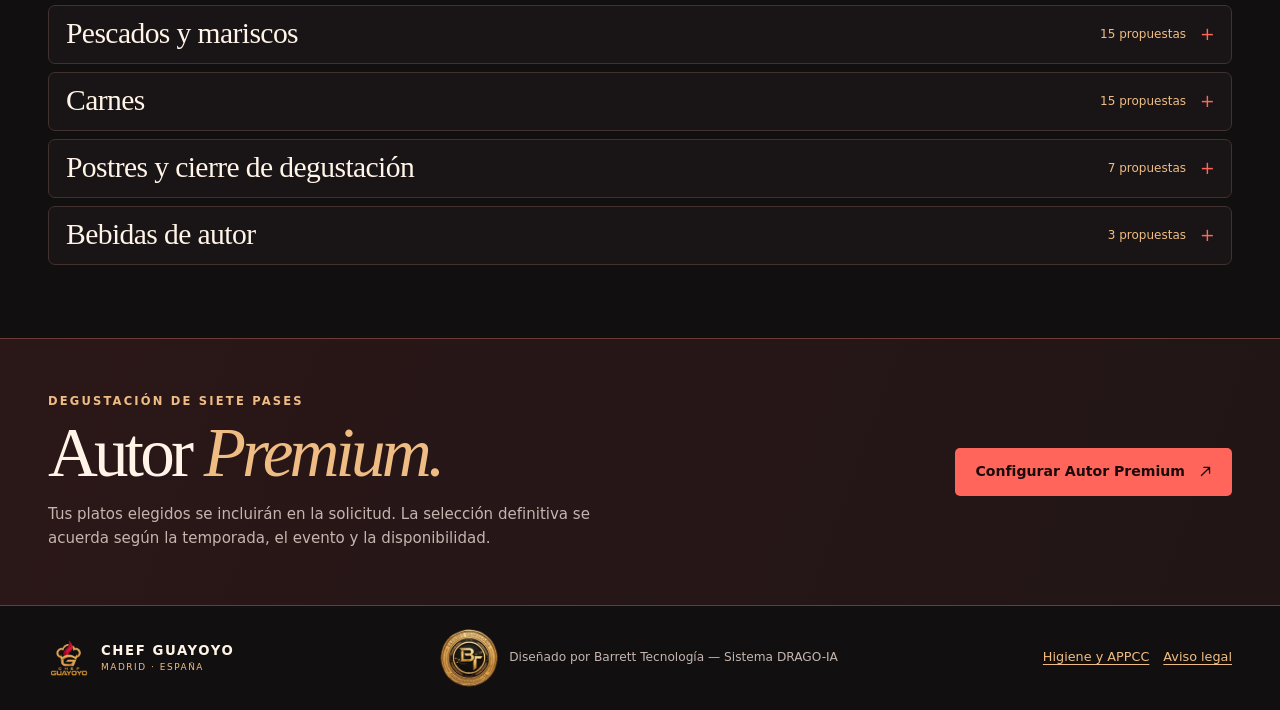
<file: cocina-de-autor.html>
<!doctype html>
<html lang="es">
<head>
  <meta charset="utf-8">
  <meta name="viewport" content="width=device-width, initial-scale=1">
  <meta name="theme-color" content="#111010">
  <meta name="description" content="Explora la carta de cocina de autor de Chef Guayoyo.">
  <title>Cocina de autor · Chef Guayoyo</title>
  <link rel="icon" href="./assets/sello.svg" type="image/svg+xml">
  <link rel="stylesheet" href="./barrett.css">
  <link rel="stylesheet" href="./autor.css">
  <script type="module" src="./autor.js"></script>
</head>
<body>
  <a class="skip" href="#carta-autor">Saltar a la carta</a>
  <header class="header">
    <div class="wrap nav-row">
      <a class="brand" href="./" aria-label="Chef Guayoyo, inicio">
        <img src="./assets/logo-chef-guayoyo.webp" alt="" width="60" height="60">
        <span><b>CHEF GUAYOYO</b><small>COCINA EN DIRECTO</small></span>
      </a>
      <a class="button secondary catalog-back" href="./#menus">Volver a menús</a>
    </div>
  </header>
  <main>
    <!-- BLOQUE 01 — Portada de la carta -->
    <section class="catalog-hero">
      <div class="wrap catalog-hero-inner">
        <p class="eyebrow"><span class="signal"></span> CHEF GUAYOYO · AUTOR PREMIUM</p>
        <h1>Cocina <em>de autor.</em></h1>
        <p>Una carta de platos con raíces venezolanas. Explora las categorías y agrega a tu pedido los platos que te gustaría probar.</p>
      </div>
    </section>

    <!-- BLOQUE 02 — Recetas por categoría -->
    <section id="carta-autor" class="wrap catalog" aria-label="Carta por categorías">
      <div class="catalog-toolbar" hidden>
        <label for="buscar-platos">Buscar en la carta</label>
        <input id="buscar-platos" type="search" placeholder="Por ejemplo, yuca, cacao o corvina" autocomplete="off">
        <p id="catalog-count" role="status"></p>
      </div>
      <section id="mi-pedido" class="order-panel" aria-labelledby="catalog-order-title" hidden>
        <div class="order-heading">
          <h2 id="catalog-order-title">Mi pedido</h2>
          <span id="catalog-order-count" class="order-count" role="status"></span>
        </div>
        <ul id="catalog-order-list" class="order-list"></ul>
        <p id="catalog-order-empty" class="order-note">Pulsa «Agregar al pedido» en los platos que quieras consultar.</p>
        <a id="review-order" class="button primary" href="./?menu=autor#mi-pedido">Revisar pedido y continuar <span class="arrow" aria-hidden="true"></span></a>
      </section>
      <div id="catalog-groups"></div>
      <p id="catalog-empty" hidden>Prueba con otro ingrediente o nombre de plato.</p>
      <noscript><p>Activa JavaScript para explorar la carta por categorías.</p></noscript>
    </section>
    <section class="contact">
      <div class="wrap contact-inner">
        <div>
          <p class="eyebrow">DEGUSTACIÓN DE SIETE PASES</p>
          <h2>Autor <em>Premium.</em></h2>
          <p>Tus platos elegidos se incluirán en la solicitud. La selección definitiva se acuerda según la temporada, el evento y la disponibilidad.</p>
        </div>
        <a id="catalog-configure" class="button primary" href="./?menu=autor#configurador">Configurar Autor Premium <span class="arrow" aria-hidden="true"></span></a>
      </div>
    </section>
  </main>
  <a id="order-shortcut" class="button primary order-shortcut" href="#mi-pedido" hidden>Mi pedido <span id="order-shortcut-count"></span></a>
  <footer>
    <div class="wrap footer-inner">
      <a class="brand" href="./"><img src="./assets/logo-chef-guayoyo.webp" alt="" width="42" height="42" loading="lazy"><span><b>CHEF GUAYOYO</b><small>MADRID · ESPAÑA</small></span></a>
      <div class="footer-signature">
        <img src="./assets/sello-barrett.webp" alt="Sello de Barrett Tecnología" width="60" height="60" loading="lazy">
        <p>Diseñado por Barrett Tecnología — Sistema DRAGO-IA</p>
      </div>
      <div class="footer-links" role="navigation" aria-label="Información de Chef Guayoyo">
        <a href="./appcc.html">Higiene y APPCC</a>
        <a href="./aviso-legal.html">Aviso legal</a>
      </div>
    </div>
  </footer>
  <template id="category-template">
    <details class="catalog-group">
      <summary><h2></h2><span class="category-count"></span></summary>
      <ul class="catalog-dishes"></ul>
    </details>
  </template>
  <!-- BLOQUE 03 — Tarjetas y vista ampliada -->
  <template id="dish-template">
    <li class="catalog-dish">
      <div class="dish-thumb" aria-hidden="true">
        <div class="dish-photo"><img alt="" loading="lazy" decoding="async"></div>
      </div>
      <div class="dish-card-content">
        <h3><button type="button" class="dish-open" aria-haspopup="dialog"></button></h3>
        <p></p>
        <div class="dish-card-actions">
          <button type="button" class="button secondary dish-select">Agregar al pedido</button>
          <span class="dish-view" aria-hidden="true">Ver plato <span class="arrow"></span></span>
        </div>
      </div>
    </li>
  </template>
  <dialog id="dish-dialog" aria-labelledby="dish-dialog-title" aria-describedby="dish-dialog-description">
    <div class="dish-dialog-inner">
      <button type="button" class="close" aria-label="Cerrar plato" autofocus>×</button>
      <div class="dish-photo dialog-photo"><img alt="" decoding="async"></div>
      <div class="dish-dialog-content">
        <p id="dish-dialog-category" class="eyebrow"></p>
        <h2 id="dish-dialog-title"></h2>
        <p id="dish-dialog-description"></p>
        <p class="dish-image-credit">Creada por el Chef Guayoyo</p>
        <button id="dialog-dish-select" type="button" class="button primary dish-select">Agregar al pedido</button>
      </div>
    </div>
  </dialog>
</body>
</html>
</file>
<file: barrett.css>
/* BLOQUE 01 — Base e identidad */
:root {
  color-scheme: dark;
  --bg: #110f10;
  --panel: #191516;
  --panel-light: #21191a;
  --cream: #fff4e7;
  --muted: #c4b6af;
  --gold: #efbd83;
  --red: #ff655a;
  --line: #413130;
  --serif: Georgia, "Times New Roman", serif;
  --sans: system-ui, -apple-system, "Segoe UI", sans-serif;
}
*, *::before, *::after { box-sizing: border-box; }
html { scroll-behavior: smooth; scroll-padding-top: 96px; }
body {
  margin: 0;
  background: var(--bg);
  color: var(--cream);
  font: 16px/1.6 var(--sans);
}
body:has(dialog[open]) { overflow: hidden; }
a { color: inherit; }
button, input, textarea, select { font: inherit; }
button, select, summary { cursor: pointer; }
button:disabled { cursor: default; }
:focus-visible { outline: 2px solid var(--gold); outline-offset: 4px; }
img { display: block; max-width: 100%; }
h1, h2, h3, p { margin: 0; }
h1, h2, h3 { font-family: var(--serif); font-weight: 400; }
h2 {
  font-size: clamp(2.65rem, 5.4vw, 4.65rem);
  letter-spacing: -.055em;
  line-height: .99;
  text-wrap: balance;
}
h3 { line-height: 1.12; }
em { color: var(--gold); font-weight: 400; }
.wrap { width: min(1184px, calc(100% - 96px)); margin-inline: auto; }
.section { padding-block: 98px; }
.eyebrow {
  display: flex;
  align-items: center;
  gap: 10px;
  color: var(--gold);
  font-size: .72rem;
  font-weight: 760;
  letter-spacing: .19em;
  line-height: 1.35;
}
.signal {
  display: inline-block;
  flex: 0 0 7px;
  width: 7px;
  height: 7px;
  border-radius: 50%;
  background: var(--red);
  box-shadow: 0 0 12px #ff534b9c;
}
.skip {
  position: fixed;
  z-index: 5;
  top: 10px;
  left: 10px;
  padding: 10px;
  transform: translateY(-150%);
  background: var(--cream);
  color: var(--bg);
}
.skip:focus { transform: translateY(0); }
.button {
  display: inline-flex;
  align-items: center;
  justify-content: center;
  gap: 14px;
  min-height: 48px;
  padding: 12px 19px;
  border: 1px solid transparent;
  border-radius: 5px;
  color: var(--cream);
  font-size: .88rem;
  font-weight: 740;
  line-height: 1.3;
  text-align: center;
  text-decoration: none;
  transition: background .2s, border-color .2s, box-shadow .2s;
}
.button span { font-size: 1.03em; }
.arrow {
  display: inline-block;
  flex: 0 0 13px;
  width: 13px;
  height: 13px;
  vertical-align: -.15em;
  background: currentColor;
  mask: url("data:image/svg+xml,%3Csvg xmlns='http://www.w3.org/2000/svg' viewBox='0 0 16 16'%3E%3Cpath fill='none' stroke='black' stroke-width='1.6' stroke-linecap='round' stroke-linejoin='round' d='M3 13 13 3M6 3h7v7'/%3E%3C/svg%3E") center / contain no-repeat;
}
.primary { background: var(--red); color: #1a0c0c; }
.primary:hover { background: #ff8b7d; box-shadow: 0 0 26px #f5504640; }
.primary:disabled { background: #75433f; color: #f5d0c8; box-shadow: none; }
.secondary { border-color: #6d504c; background: #171313; }
.secondary:hover { border-color: var(--gold); background: #271e1c; }
.text-link { color: var(--gold); text-underline-offset: 5px; }

/* BLOQUE 02 — Cabecera y portada */
.header {
  position: sticky;
  z-index: 3;
  top: 0;
  border-bottom: 1px solid #342525;
  background: #100e0ffa;
}
.nav-row { display: flex; align-items: center; justify-content: space-between; min-height: 73px; gap: 20px; }
.brand { display: inline-flex; align-items: center; gap: 11px; flex-shrink: 0; text-decoration: none; }
.brand b, .brand small { display: block; }
.brand b { font-size: .83rem; letter-spacing: .12em; line-height: 1.3; }
.brand small { margin-top: 3px; color: var(--gold); font-size: .56rem; letter-spacing: .17em; line-height: 1.3; }
nav { display: flex; align-items: center; gap: clamp(16px, 3vw, 42px); }
nav a { color: var(--muted); font-size: .84rem; font-weight: 620; text-decoration: none; }
nav a:hover { color: var(--cream); }
.nav-cta { padding: 9px 14px; border: 1px solid #80423b; border-radius: 4px; color: var(--red); }
.nav-cta span { margin-left: 5px; }
.nav-toggle { display: none; }
.hero {
  position: relative;
  isolation: isolate;
  overflow: hidden;
  background: radial-gradient(ellipse at 76% 44%, #592023 0%, #2d1418 40%, #130f10 75%);
}
.hero-image {
  position: absolute;
  z-index: -1;
  inset: 0 0 0 44%;
  overflow: hidden;
  background-image: linear-gradient(0deg, #110f10, transparent 28%), url('./assets/jesus-barreto.webp?v=marca-1');
  background-position: center, center bottom;
  background-repeat: no-repeat;
  background-size: cover, auto 90%;
}
.hero-image::before, .hero-image::after {
  position: absolute;
  z-index: -1;
  left: 50%;
  top: 49%;
  width: min(85%, 530px);
  aspect-ratio: 1;
  border: 1px solid #ff77615c;
  border-radius: 50%;
  transform: translate(-50%, -50%);
  content: "";
}
.hero-image::before { box-shadow: 0 0 50px #fb453640, inset 0 0 45px #ee41232b; }
.hero-image::after { width: min(92%, 580px); border-color: #d19c6739; }
.hero-inner { position: relative; display: flex; align-items: center; min-height: clamp(570px, 47vw, 690px); }
.hero-copy { width: min(57%, 655px); padding-block: 70px; }
.hero h1 {
  margin: 22px 0 20px;
  font-size: clamp(3.9rem, 6.5vw, 6.9rem);
  letter-spacing: -.075em;
  line-height: .92;
}
.hero-description { max-width: 390px; color: var(--muted); }
.hero-actions { display: flex; flex-wrap: wrap; gap: 12px; margin-top: 29px; }
.hero-caption {
  position: absolute;
  right: 0;
  bottom: 26px;
  display: flex;
  align-items: center;
  gap: 9px;
  font-size: .65rem;
  font-weight: 700;
  letter-spacing: .14em;
}
.hero-caption span { width: 25px; height: 1px; background: var(--gold); }
.hero-caption i { width: 3px; height: 3px; border-radius: 50%; background: var(--red); }
.signature { border-block: 1px solid var(--line); background: #1a1415; }
.signature-inner { display: grid; grid-template-columns: repeat(4, minmax(0, 1fr)); }
.signature-inner > a {
  display: flex;
  align-items: center;
  justify-content: center;
  padding: 12px 10px;
  min-height: 44px;
  color: var(--red);
  font-size: .69rem;
  font-weight: 700;
  text-align: center;
  text-decoration: none;
}
.signature-inner > a + a { border-left: 1px solid var(--line); }
.signature-inner > a:hover { background: #302023; }
.signature-inner > a:focus-visible { outline-offset: -3px; }
.signature-inner b { margin-left: 9px; color: var(--cream); font-size: .84rem; font-weight: 600; }

/* BLOQUE 03 — Carta */
.section-intro { display: grid; grid-template-columns: 1.5fr 1fr; align-items: end; gap: 25px; margin: 14px 0 34px; }
.section-intro > p { max-width: 410px; color: var(--muted); }
.menu-grid { display: grid; grid-template-columns: repeat(3, minmax(0, 1fr)); gap: 17px; }
.menu-card {
  display: flex;
  flex-direction: column;
  overflow: hidden;
  border: 1px solid var(--line);
  border-radius: 9px;
  background: var(--panel);
  transition: border-color .2s, box-shadow .2s;
}
.menu-card:hover { border-color: #a76251; box-shadow: 0 12px 35px #0004; }
.menu-photo { position: relative; aspect-ratio: 1.8; background: #2a1b16; }
.menu-photo img { width: 100%; height: 100%; object-fit: cover; }
.menu-photo span {
  position: absolute;
  left: 15px;
  bottom: 13px;
  padding: 4px 9px;
  border: 1px solid #a87453;
  border-radius: 3px;
  background: #160f0ef0;
  color: var(--gold);
  font-size: .65rem;
  font-weight: 750;
  letter-spacing: .12em;
}
.menu-body { flex: 1; display: flex; flex-direction: column; padding: 21px; }
.menu-body h3 { font-size: clamp(1.6rem, 2.45vw, 2.2rem); letter-spacing: -.035em; }
.menu-body > p { margin-top: 8px; color: var(--muted); font-size: .88rem; }
.menu-body ol { padding: 0 0 0 20px; margin: 14px 0 20px; color: var(--muted); font-size: .83rem; }
.menu-body li + li { margin-top: 4px; }
.menu-body li::marker { color: var(--red); }
.menu-price { display: flex; flex-wrap: wrap; align-items: center; justify-content: space-between; gap: 10px; margin-top: auto; padding-top: 13px; border-top: 1px solid var(--line); }
.menu-price strong { color: var(--gold); font: 1.65rem/1 var(--serif); white-space: nowrap; }
.menu-price small { color: var(--muted); font: .7rem var(--sans); }
.menu-price .button { min-height: 42px; padding: 8px 11px; }
.author-callout {
  display: flex;
  flex-wrap: wrap;
  align-items: center;
  justify-content: space-between;
  gap: 12px;
  margin-top: 15px;
  padding: 16px;
  border: 1px solid var(--line);
  border-radius: 7px;
  background: var(--panel);
}
.author-callout h3 { margin-top: 4px; font-size: 1.55rem; }
.section-note { margin-top: 14px; color: var(--muted); font-size: .8rem; }
.welcome-bites {
  display: grid;
  grid-template-columns: minmax(0, .85fr) minmax(0, 1.15fr);
  margin-top: 15px;
  overflow: hidden;
  border: 1px solid var(--line);
  border-radius: 7px;
  background: var(--panel);
}
.welcome-bites[hidden] { display: none; }
.welcome-bites > img { width: 100%; height: 100%; object-fit: cover; }
.welcome-bites-copy { padding: 16px 20px; }
.welcome-bites h3 { margin-bottom: 6px; font-size: 1.55rem; }
.welcome-bites strong { color: var(--gold); }
.welcome-bites ul { padding-left: 20px; margin-block: 7px; }
.welcome-allergens { margin-bottom: 8px; color: var(--muted); font-size: .82rem; }

/* BLOQUE 04 — Configurador y estimación */
.configuration {
  border-block: 1px solid var(--line);
  background: radial-gradient(ellipse at 82% 38%, #301719, transparent 57%), #171214;
}
.config-grid { display: grid; grid-template-columns: 1.28fr 1fr; gap: 19px; align-items: start; }
.config-controls, .estimate {
  min-width: 0;
  padding: clamp(17px, 3.1vw, 35px);
  border: 1px solid var(--line);
  border-radius: 9px;
  background: #1c1617;
}
.control-block { margin: 0 0 20px; padding: 0 0 19px; border: 0; border-bottom: 1px solid var(--line); }
.control-title { display: block; margin-bottom: 9px; padding: 0; font-weight: 680; }
.control-title span { display: inline-block; width: 25px; color: var(--red); font-size: .69rem; }
.guest-row { display: flex; align-items: center; justify-content: space-between; flex-wrap: wrap; gap: 10px; }
.guest-row p { color: var(--muted); font-size: .82rem; }
.guest-row a { color: var(--gold); text-underline-offset: 3px; }
.stepper { display: flex; overflow: hidden; border: 1px solid #795752; border-radius: 5px; }
.stepper button, .stepper input { min-height: 44px; padding: 0; border: 0; background: #261d1d; color: var(--cream); text-align: center; }
.stepper button { width: 44px; font-size: 1.22rem; }
.stepper button:hover:enabled { background: #57302d; }
.stepper button:disabled { color: #a8938c; opacity: .65; }
.stepper input { width: 49px; border-inline: 1px solid #795752; appearance: textfield; }
.stepper input::-webkit-inner-spin-button { appearance: none; }
.stepper :focus-visible { outline-offset: -4px; }
select, input:not(#personas), textarea {
  width: 100%;
  min-height: 46px;
  padding: 9px 11px;
  border: 1px solid #795752;
  border-radius: 5px;
  background: #151112;
  color: var(--cream);
}
select { padding-right: 32px; }
.extras-block { min-width: 0; margin: 0; padding: 0; border: 0; }
.extra {
  display: grid;
  grid-template-columns: auto minmax(0, 1fr) auto;
  align-items: center;
  gap: 10px;
  min-height: 48px;
  padding: 8px 10px;
  margin-top: 7px;
  border: 1px solid var(--line);
  border-radius: 5px;
  font-size: .86rem;
  cursor: pointer;
}
.extra:has(:checked) { border-color: #ad6158; background: #332020; }
.extra input[type="checkbox"] { width: 17px; min-height: 17px; margin: 0; padding: 0; accent-color: var(--red); cursor: pointer; }
.extra small { display: block; margin-top: 3px; color: var(--muted); font-size: .77rem; line-height: 1.35; }
.extra-price { color: var(--gold); font-size: .78rem; text-align: right; }
.estimate { border-color: #92524a; background: #24181a; }
.estimate h3 { margin-top: 8px; font-size: clamp(1.95rem, 4vw, 3rem); letter-spacing: -.05em; }
.estimate dl { margin: 18px 0 0; }
.line-item { display: flex; align-items: baseline; justify-content: space-between; gap: 10px; padding: 5px 0; color: var(--muted); font-size: .84rem; }
.line-item dd { margin: 0; color: var(--cream); white-space: nowrap; }
.estimate-total { display: flex; align-items: end; justify-content: space-between; gap: 10px; margin-top: 10px; padding-top: 14px; border-top: 1px solid #60403d; }
.estimate-total span { padding-bottom: 4px; font-size: .83rem; }
.estimate-total strong { color: var(--gold); font: 400 clamp(2.2rem, 4.6vw, 3.9rem)/1 var(--serif); letter-spacing: -.055em; text-align: right; white-space: nowrap; }
#per-person { margin-top: 5px; color: var(--muted); font-size: .78rem; text-align: right; }
.estimate-note { margin: 14px 0; color: var(--muted); font-size: .79rem; }
.estimate .button { width: 100%; }

/* BLOQUE 05 — Experiencia, cobertura y contacto */
.process { display: grid; grid-template-columns: repeat(3, 1fr); gap: 20px; padding: 0; margin: 0 0 33px; list-style: none; }
.process li { padding: 18px 12px 8px 0; border-top: 1px solid #9b5a4d; }
.process li > span { color: var(--red); font-size: .75rem; font-weight: 730; letter-spacing: .13em; }
.process h3 { margin-top: 8px; font-size: 1.65rem; }
.process p, .equipment p:not(.eyebrow), .zone p:not(.eyebrow), .contact p:not(.eyebrow) { margin-top: 8px; color: var(--muted); font-size: .94rem; }
.equipment { display: grid; grid-template-columns: 1fr 1.08fr .9fr; align-items: center; gap: 22px; padding: 24px; border: 1px solid var(--line); border-radius: 8px; background: var(--panel); }
.equipment h3 { margin-top: 6px; font-size: 1.85rem; }
.equipment ul { padding-left: 16px; margin: 0; color: var(--muted); font-size: .87rem; }
.equipment li::marker { color: var(--red); }
.zone {
  border-block: 1px solid var(--line);
  background: radial-gradient(ellipse at 82% 50%, #421f20, transparent 62%), #1b1416;
}
.zone-grid, .faq-grid { display: grid; grid-template-columns: 1fr 1fr; align-items: start; gap: 38px; }
.zone h2, .faq-grid h2, .contact h2 { margin-top: 10px; }
.zone-grid > div > p:not(.eyebrow) { margin: 16px 0; }
.zone-list { padding: 21px 24px; border: 1px solid #744943; border-radius: 8px; background: #1d1516; }
.zone .zone-list > p { margin: 0 0 12px; color: var(--gold); font-size: .68rem; font-weight: 740; letter-spacing: .15em; }
.zone-list ul { display: flex; flex-wrap: wrap; gap: 8px; padding: 0; margin: 0; list-style: none; }
.zone-list li { padding: 5px 10px; border: 1px solid var(--line); border-radius: 4px; color: var(--cream); font-size: .82rem; }
.faq details { border-bottom: 1px solid var(--line); }
.faq details:first-child { border-top: 1px solid var(--line); }
.faq summary { display: flex; align-items: center; justify-content: space-between; gap: 8px; min-height: 53px; padding: 8px 3px; font-weight: 640; list-style: none; }
.faq summary::-webkit-details-marker { display: none; }
.faq summary::after { color: var(--red); font-size: 1.2rem; content: "+"; }
.faq details[open] summary::after { content: "−"; }
.faq p { padding: 0 15px 14px 3px; color: var(--muted); font-size: .89rem; }
.contact { padding-block: 55px; border-block: 1px solid #6c3b36; background: linear-gradient(110deg, #2b1718, #211516); }
.contact-inner { display: flex; align-items: center; justify-content: space-between; gap: 25px; }
.contact-inner p:not(.eyebrow) { max-width: 590px; margin-top: 14px; }
.contact-inner .button { flex-shrink: 0; }
.footer-inner { display: flex; align-items: center; justify-content: space-between; gap: 16px; padding-block: 22px; }
.footer-signature { display: flex; align-items: center; gap: 10px; min-width: 0; }
.footer-signature img { flex-shrink: 0; }
.footer-signature p { color: var(--muted); font-size: .76rem; }
.private { display: inline-flex; align-items: center; gap: 7px; color: var(--gold); font-size: .62rem; font-weight: 720; letter-spacing: .12em; white-space: nowrap; }

/* BLOQUE 06 — Borrador de solicitud */
dialog {
  width: min(570px, calc(100% - 26px));
  max-height: calc(100dvh - 26px);
  padding: 0;
  border: 1px solid #955b52;
  border-radius: 10px;
  background: #201719;
  color: var(--cream);
}
dialog::backdrop { background: #090606cc; }
.dialog-inner { position: relative; padding: clamp(16px, 5vw, 32px); }
.dialog-inner > .eyebrow { padding-right: 40px; }
.dialog-inner h2 { margin: 9px 0; padding-right: 28px; font-size: clamp(1.9rem, 6vw, 3.05rem); text-wrap: initial; }
.dialog-inner > p:not(.eyebrow) { margin: 9px 0; color: var(--muted); font-size: .85rem; }
.dialog-inner > .booking-estimate { font-weight: 650; }
.close { position: absolute; top: 10px; right: 10px; width: 44px; height: 44px; border: 0; border-radius: 5px; background: #302124; color: var(--cream); font-size: 1.5rem; }
.form-grid { display: grid; grid-template-columns: 1fr 1fr; gap: 10px; }
#booking label { display: block; min-width: 0; font-size: .86rem; font-weight: 650; }
#booking label :is(input, textarea) { display: block; margin-top: 4px; font-weight: 400; }
#booking form > label { margin-block: 11px; }
#booking textarea { resize: vertical; }
#draft { margin-top: 5px; font-size: .85rem; }
.draft-actions { display: flex; flex-wrap: wrap; gap: 7px; margin-top: 8px; }
#draft-status { margin-top: 6px; color: var(--gold); font-size: .8rem; }

/* BLOQUE 07 — Adaptación de pantalla */
@media (max-width: 960px) {
  .wrap { width: calc(100% - 52px); }
  .section { padding-block: 72px; }
  .hero-inner { min-height: 540px; }
  .hero-image { inset-inline-start: 37%; background-size: cover, auto 83%; }
  .hero h1 { font-size: clamp(3.5rem, 8.1vw, 5.1rem); }
  .menu-body { padding: 14px; }
}
@media (max-width: 730px) {
  html { scroll-padding-top: 79px; }
  .wrap { width: calc(100% - 32px); }
  .nav-row { min-height: 62px; }
  .header .brand img { width: 50px; height: 50px; }
  .nav-toggle { display: grid; place-content: center; gap: 5px; width: 45px; min-height: 45px; border: 1px solid #684441; border-radius: 5px; background: #231719; }
  .nav-toggle span { width: 17px; height: 1px; background: var(--cream); }
  nav { display: none; position: absolute; inset: 62px 0 auto; padding: 12px 16px 17px; border-bottom: 1px solid var(--line); background: var(--bg); }
  .nav-toggle[aria-expanded="true"] + nav { display: grid; gap: 5px; }
  nav a { padding: 10px 9px; }
  .hero { background: radial-gradient(ellipse at 63% 30%, #562023, #251518 53%, #110f10 83%); }
  .hero-inner { min-height: 0; }
  .hero-copy { width: 100%; padding-block: clamp(206px, 52vw, 365px) 26px; }
  .hero-image { inset: 0 0 auto; height: clamp(240px, 60vw, 420px); background-size: cover, auto 97%; background-position: center, center 15px; }
  .hero-image::before { width: min(68%, 410px); }
  .hero-image::after { width: min(76%, 455px); }
  .hero-caption { display: none; }
  .hero h1 { margin-block: 11px 12px; font-size: clamp(3.02rem, 9.75vw, 5.2rem); }
  .hero h1 em br { display: none; }
  .hero-actions { gap: 7px; margin-top: 18px; }
  .hero-actions .button { min-height: 44px; padding: 9px 10px; font-size: .8rem; gap: 6px; }
  .signature-inner { grid-template-columns: repeat(2, minmax(0, 1fr)); }
  .signature-inner > a { padding: 8px 4px; }
  .signature-inner > a:nth-child(odd) { border-left: 0; }
  .signature-inner > a:nth-child(n + 3) { border-top: 1px solid var(--line); }
  .signature-inner b { margin-left: 6px; font-size: .75rem; line-height: 1.3; }
  .section { padding-block: 53px; }
  .section-intro, .menu-grid, .config-grid, .zone-grid, .faq-grid, .equipment { grid-template-columns: 1fr; }
  .section-intro { gap: 10px; margin-block: 11px 21px; }
  .section-intro h2, .zone h2, .faq-grid h2, .contact h2 { text-wrap: initial; }
  .menu-photo { aspect-ratio: 1.85; }
  .menu-body { padding: 16px; }
  .welcome-bites { grid-template-columns: 1fr; }
  .welcome-bites > img { height: auto; }
  .config-grid, .zone-grid, .faq-grid, .equipment { gap: 15px; }
  .process { grid-template-columns: 1fr; gap: 7px; }
  .process li { padding-top: 10px; }
  .equipment { padding: 17px; }
  .contact-inner, .footer-inner { flex-wrap: wrap; }
  .contact { padding-block: 36px; }
}
@media (max-width: 390px) {
  .form-grid { grid-template-columns: 1fr; }
}
@media (prefers-reduced-motion: reduce) {
  *, *::before, *::after { scroll-behavior: auto !important; transition: none !important; }
}


/* BLOQUE 08 — Selección del pedido */
.order-panel {
  margin-block: 16px;
  padding: 16px;
  border: 1px solid var(--line);
  border-radius: 7px;
  background: #1d1517;
}
.order-heading { display: flex; flex-wrap: wrap; align-items: center; justify-content: space-between; gap: 8px; }
.order-heading h2, .order-heading h3 { margin: 0; font-size: 1.5rem; letter-spacing: -.025em; }
.order-count { color: var(--gold); font-size: .82rem; }
.order-note { margin-top: 7px; color: var(--muted); font-size: .82rem; }
.order-panel > a { display: inline-block; margin-top: 9px; }
.order-list { display: grid; gap: 6px; max-height: 310px; overflow: auto; padding: 0; margin: 7px 0 0; list-style: none; }
.order-list li { display: grid; grid-template-columns: 48px minmax(0, 1fr) auto; align-items: center; gap: 8px; padding: 6px; border: 1px solid var(--line); border-radius: 5px; font-size: .83rem; }
.order-list .order-remove { min-height: 36px; padding: 5px 9px; font-size: .74rem; }
.order-thumb { width: 48px; border-radius: 4px; }
.photo-actions { display: flex; flex-wrap: wrap; gap: 7px; margin-top: 7px; }
.photo-actions [hidden] { display: none; }
#photo-downloads { display: flex; flex-wrap: wrap; gap: 7px; }
.photo-order { margin-top: 12px; padding-top: 10px; border-top: 1px solid var(--line); }
.photo-order p { margin-top: 5px; color: var(--muted); font-size: .82rem; }
.photo-order h3 { font-size: 1.24rem; }
.dish-photo {
  position: absolute;
  top: 50%;
  width: 100%;
  transform: translateY(-50%);
}
.dish-photo {
  position: relative;
  aspect-ratio: 1;
  overflow: hidden;
  background: radial-gradient(ellipse, #402622, #190f11 72%);
}
.dish-photo img {
  position: absolute;
  top: calc(var(--photo-row, 0) * -100%);
  left: calc(var(--photo-col, 0) * -100%);
  width: 300%;
  height: 200%;
  max-width: none;
}

/* BLOQUE 09 — Información del servicio y nuevo pedido */
.footer-links { display: flex; flex-wrap: wrap; gap: 7px 14px; color: var(--gold); font-size: .8rem; }
.footer-links a { text-underline-offset: 3px; }
.footer-links a[aria-current="page"] { font-weight: 700; }
#order-reset-status { color: var(--gold); }
#order-reset-status:empty, #previous-photo-status:empty { display: none; }
#previous-order-photos { margin-top: 8px; color: var(--gold); font-size: .82rem; }
#previous-order-photos summary { cursor: pointer; }

/* BLOQUE 10 — Carta en el formulario de consulta */
.booking-dishes { margin-block: 12px; padding: 10px; border: 1px solid var(--line); border-radius: 7px; }
.booking-dishes h3 { font-size: 1.1rem; }
.booking-dishes h3 small { color: var(--muted); font: .78rem var(--sans); }
.booking-dishes > button { margin-top: 8px; }
.booking-dishes .order-list { max-height: 190px; }
.booking-dishes .order-list[hidden] { display: none; }
#booking-catalog { width: min(720px, calc(100% - 24px)); }
.booking-catalog-actions {
  position: sticky;
  z-index: 1;
  top: 0;
  display: flex;
  align-items: center;
  justify-content: space-between;
  flex-wrap: wrap;
  gap: 6px 10px;
  padding-block: 8px;
  background: #211719;
}
.booking-catalog-grid { display: grid; grid-template-columns: repeat(auto-fit, minmax(min(100%, 145px), 1fr)); gap: 8px; padding: 0; margin: 0; list-style: none; }
.booking-dish-card { display: flex; flex-direction: column; overflow: hidden; border: 1px solid var(--line); border-radius: 5px; background: #1d1517; }
.booking-dish-card .dish-photo { top: auto; transform: none; }
.booking-dish-card h3 { padding: 8px; margin-bottom: auto; font-size: .94rem; }
.booking-dish-card button { min-height: 44px; margin: 0 8px 8px; padding: 5px; font-size: .8rem; }
.booking-dish-card button.dish-added { border-color: var(--gold); color: var(--gold); }
.reference-page h1 { margin: 10px 0 16px; font-size: clamp(2.15rem, 7vw, 4.5rem); line-height: 1.08; }
.reference-content { max-width: 760px; }
.reference-content section { padding-block: 14px; border-top: 1px solid var(--line); }
.reference-content h2 { margin: 0 0 6px; font-size: 1.22rem; }
.reference-content p, .reference-details { color: var(--muted); font-size: .94rem; }
.reference-intro { margin-bottom: 14px; }
.reference-content .text-link { display: inline-block; margin-top: 9px; }
.reference-details { display: grid; grid-template-columns: minmax(90px, max-content) 1fr; gap: 5px 12px; margin: 0; }
.reference-details dt { color: var(--cream); font-weight: 650; }
.reference-details dd { margin: 0; }
@media (max-width: 430px) {
  .reference-page + footer .footer-inner { align-items: flex-start; }
  .reference-header .button { padding-inline: 9px; font-size: .8rem; }
}
</file>
<file: autor.css>
/* BLOQUE 01 — Portada de la carta */
.catalog-hero {
  border-bottom: 1px solid var(--line);
  background: linear-gradient(90deg, #190f11 42%, #190f11b8 62%, #190f1129), url('./assets/autor.webp?v=marca-1') right 49% / min(66%, 800px) auto no-repeat, #190f11;
}
.catalog-hero-inner { padding-block: clamp(55px, 8vw, 112px); }
.catalog-hero h1 {
  margin-block: 13px;
  font-size: clamp(3.1rem, 8vw, 6.7rem);
  letter-spacing: -.075em;
  line-height: .95;
}
.catalog-hero p:not(.eyebrow) { max-width: 390px; color: var(--muted); }

/* BLOQUE 02 — Buscador y categorías */
.catalog { padding-block: 45px 65px; }
.catalog-toolbar { margin-bottom: 19px; }
.catalog-toolbar label { display: block; margin-bottom: 5px; font-weight: 700; }
.catalog-toolbar input { max-width: 440px; }
.order-shortcut {
  position: fixed;
  z-index: 3;
  right: 16px;
  bottom: max(16px, env(safe-area-inset-bottom));
  box-shadow: 0 4px 18px #110809b0;
}
.order-shortcut[hidden] { display: none; }
#catalog-count, #catalog-empty { margin-top: 6px; color: var(--muted); font-size: .9rem; }
.catalog-group {
  margin-bottom: 8px;
  border: 1px solid var(--line);
  border-radius: 7px;
  background: var(--panel);
}
.catalog-group[open] { border-color: #84524a; }
.catalog-group summary {
  display: grid;
  grid-template-columns: minmax(0, 1fr) auto 14px;
  align-items: center;
  gap: 14px;
  min-height: 57px;
  padding: 11px 17px;
  list-style: none;
}
.catalog-group summary::-webkit-details-marker { display: none; }
.catalog-group summary::after { color: var(--red); font-size: 1.1rem; content: "+"; }
.catalog-group[open] summary::after { content: "−"; }
.catalog-group h2 {
  font-size: clamp(1.3rem, 3vw, 1.85rem);
  letter-spacing: -.02em;
  line-height: 1.14;
  text-wrap: initial;
}
.category-count { color: var(--gold); font-size: .75rem; white-space: nowrap; }
.catalog-dishes {
  display: grid;
  grid-template-columns: repeat(3, minmax(0, 1fr));
  gap: 8px;
  margin: 0;
  padding: 2px 10px 10px;
  list-style: none;
}
@media (max-width: 960px) {
  .catalog-dishes { grid-template-columns: repeat(2, minmax(0, 1fr)); }
}
@media (max-width: 640px) {
  .catalog-back { min-height: 42px; padding: 8px; font-size: .74rem; }
  .catalog-hero {
    background: linear-gradient(0deg, #190f11 10%, #190f1170), url('./assets/autor.webp?v=marca-1') center / cover no-repeat, #190f11;
  }
  .catalog-hero-inner { padding-block: 98px 26px; }
  .catalog { padding-block: 28px 40px; }
  .catalog-dishes { grid-template-columns: 1fr; }
  .catalog-group summary { gap: 7px; padding-inline: 11px; }
}

/* BLOQUE 03 — Tarjetas ilustradas */
.catalog-dish {
  position: relative;
  display: flex;
  flex-direction: column;
  overflow: hidden;
  border: 1px solid var(--line);
  border-radius: 5px;
  background: #21191a;
  transition: border-color .2s, background-color .2s;
}
.catalog-dish h3 { font-size: 1.2rem; }
.catalog-dish p { margin-top: 5px; color: var(--muted); font-size: .85rem; line-height: 1.48; }
.catalog-dish[hidden] { display: none; }
.catalog-dish:hover, .catalog-dish:focus-within {
  border-color: #ad6a57;
  background: #2a1d1f;
}
.dish-thumb {
  position: relative;
  aspect-ratio: 1.48;
  overflow: hidden;
  border-bottom: 1px solid var(--line);
}
.dish-thumb .dish-card-content {
  display: flex;
  flex: 1;
  flex-direction: column;
  align-items: flex-start;
  padding: 15px;
}
.dish-open {
  padding: 0;
  border: 0;
  background: transparent;
  color: inherit;
  font: inherit;
  text-align: left;
}
.dish-open::after {
  position: absolute;
  z-index: 1;
  inset: 0;
  content: "";
}
.dish-open:focus-visible { outline: none; }
.catalog-dish:has(.dish-open:focus-visible) {
  outline: 2px solid var(--gold);
  outline-offset: 2px;
}
.dish-card-actions { display: flex; flex-wrap: wrap; align-items: center; gap: 10px; margin-top: auto; padding-top: 11px; }
.dish-select { position: relative; z-index: 2; }
.dish-card-actions .dish-select { min-height: 41px; padding: 7px 10px; font-size: .77rem; }
.dish-select.dish-selected { border-color: var(--gold); }
.dish-view {
  color: var(--gold);
  font-size: .75rem;
  font-weight: 700;
}

/* BLOQUE 04 — Modal de plato */
#dish-dialog {
  z-index: 100;
  width: min(850px, calc(100% - 28px));
}
#dish-dialog::backdrop { background: #090606dc; }
.dish-dialog-inner {
  position: relative;
  display: grid;
  grid-template-columns: minmax(0, 1.12fr) minmax(0, 1fr);
  align-items: center;
}
.dish-dialog-inner .close {
  z-index: 1;
  border: 1px solid #a26555;
  background: #241619;
}
.dialog-photo { align-self: start; }
.dish-dialog-content { padding: clamp(16px, 4vw, 36px); }
.dish-dialog-content h2 {
  margin-block: 12px;
  font-size: clamp(1.8rem, 4.1vw, 3.1rem);
  letter-spacing: -.035em;
  line-height: 1.04;
  text-wrap: initial;
}
#dish-dialog-description { color: var(--muted); }
.dish-image-credit {
  margin-top: 20px;
  color: var(--gold);
  font-size: .75rem;
}
.dish-dialog-content .dish-select { margin-top: 12px; }
@media (max-width: 640px) {
  .dish-dialog-inner { grid-template-columns: 1fr; }
  .dish-dialog-content h2 { margin-block: 8px; }
  .dish-image-credit { margin-top: 12px; }
}
</file>
